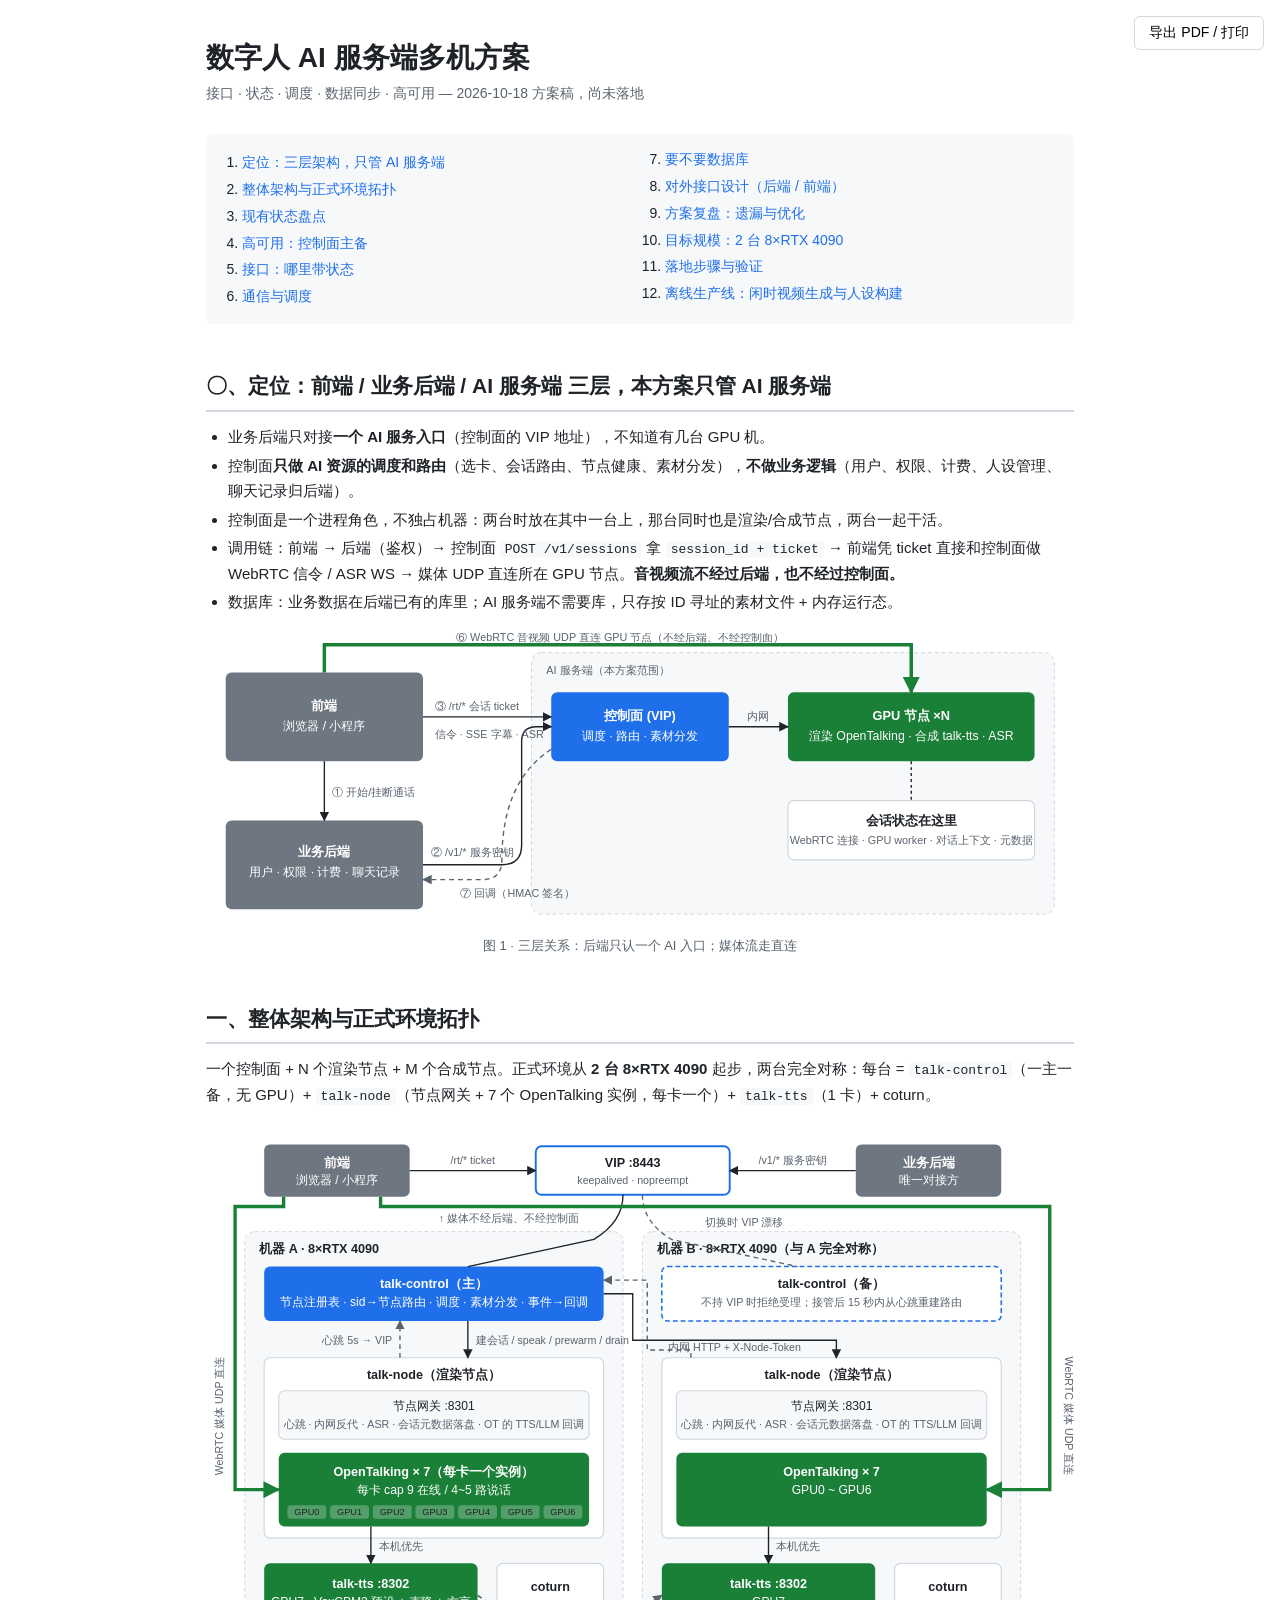
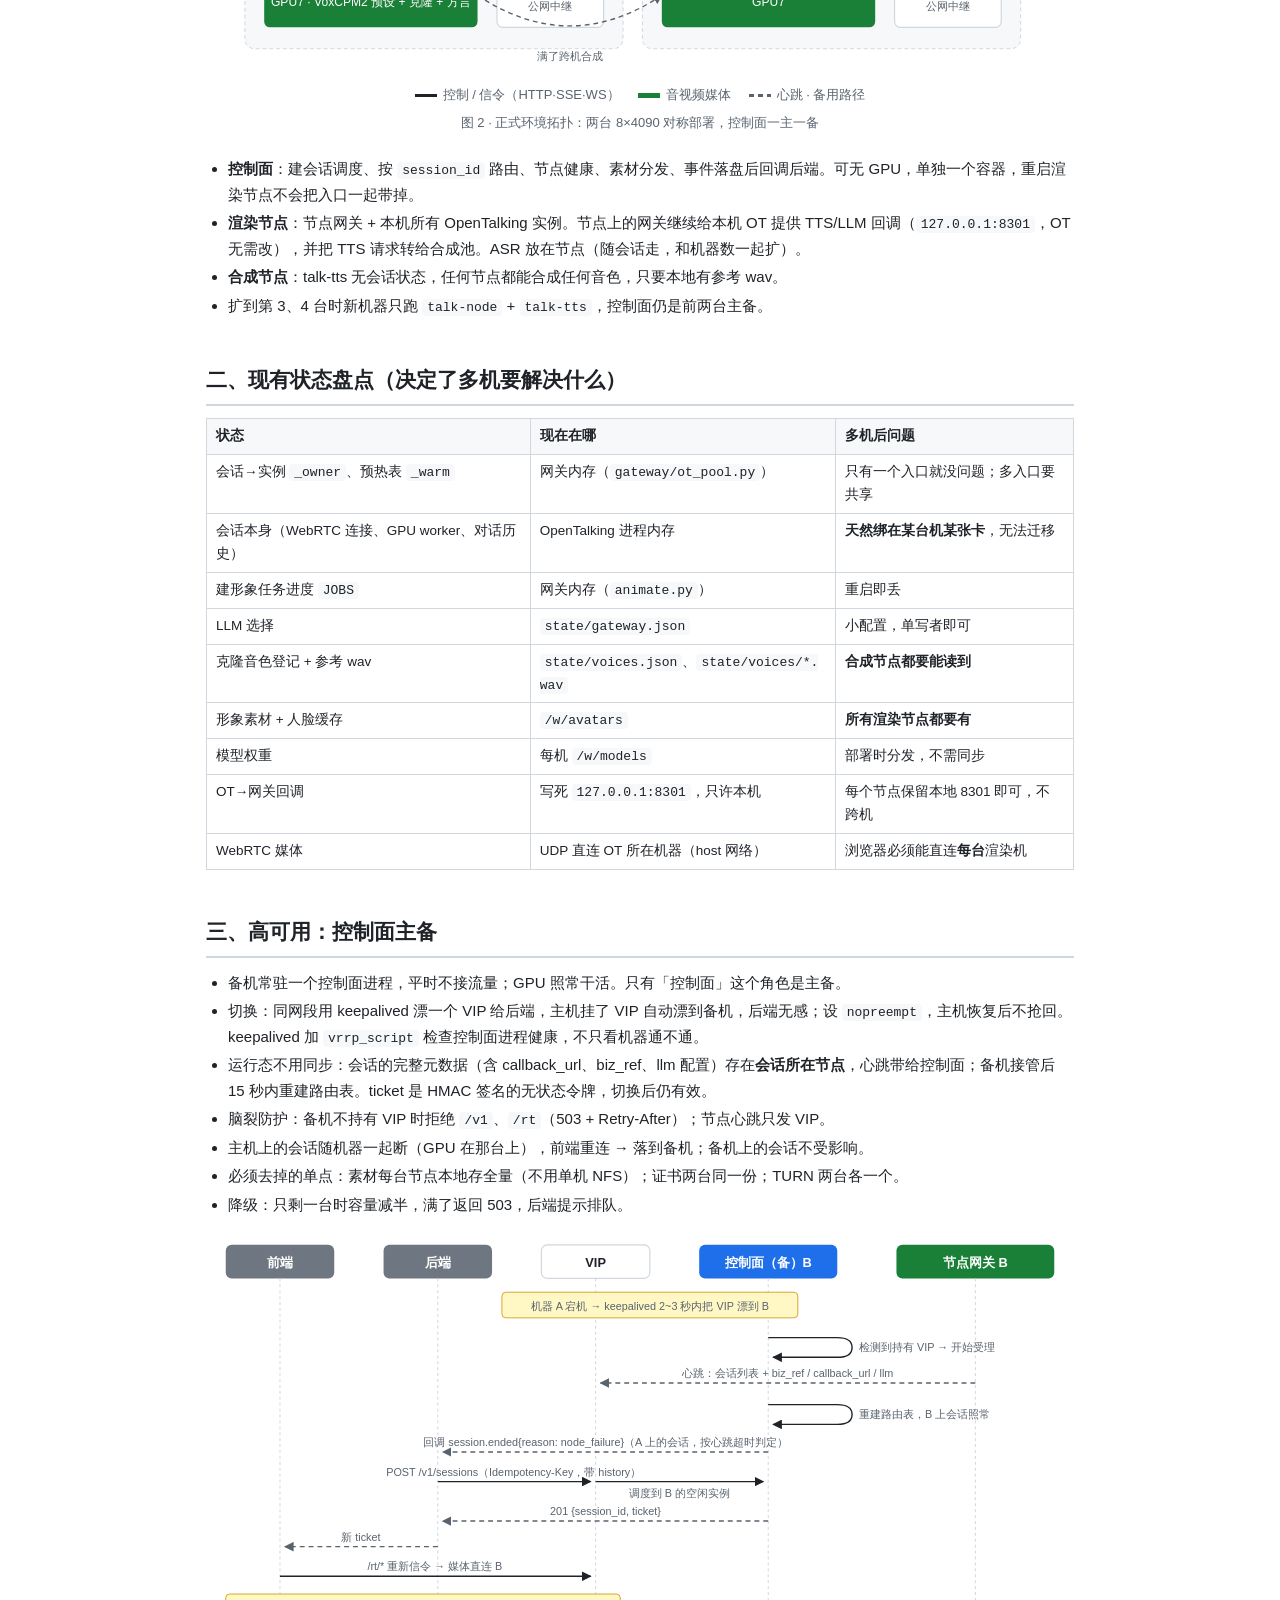
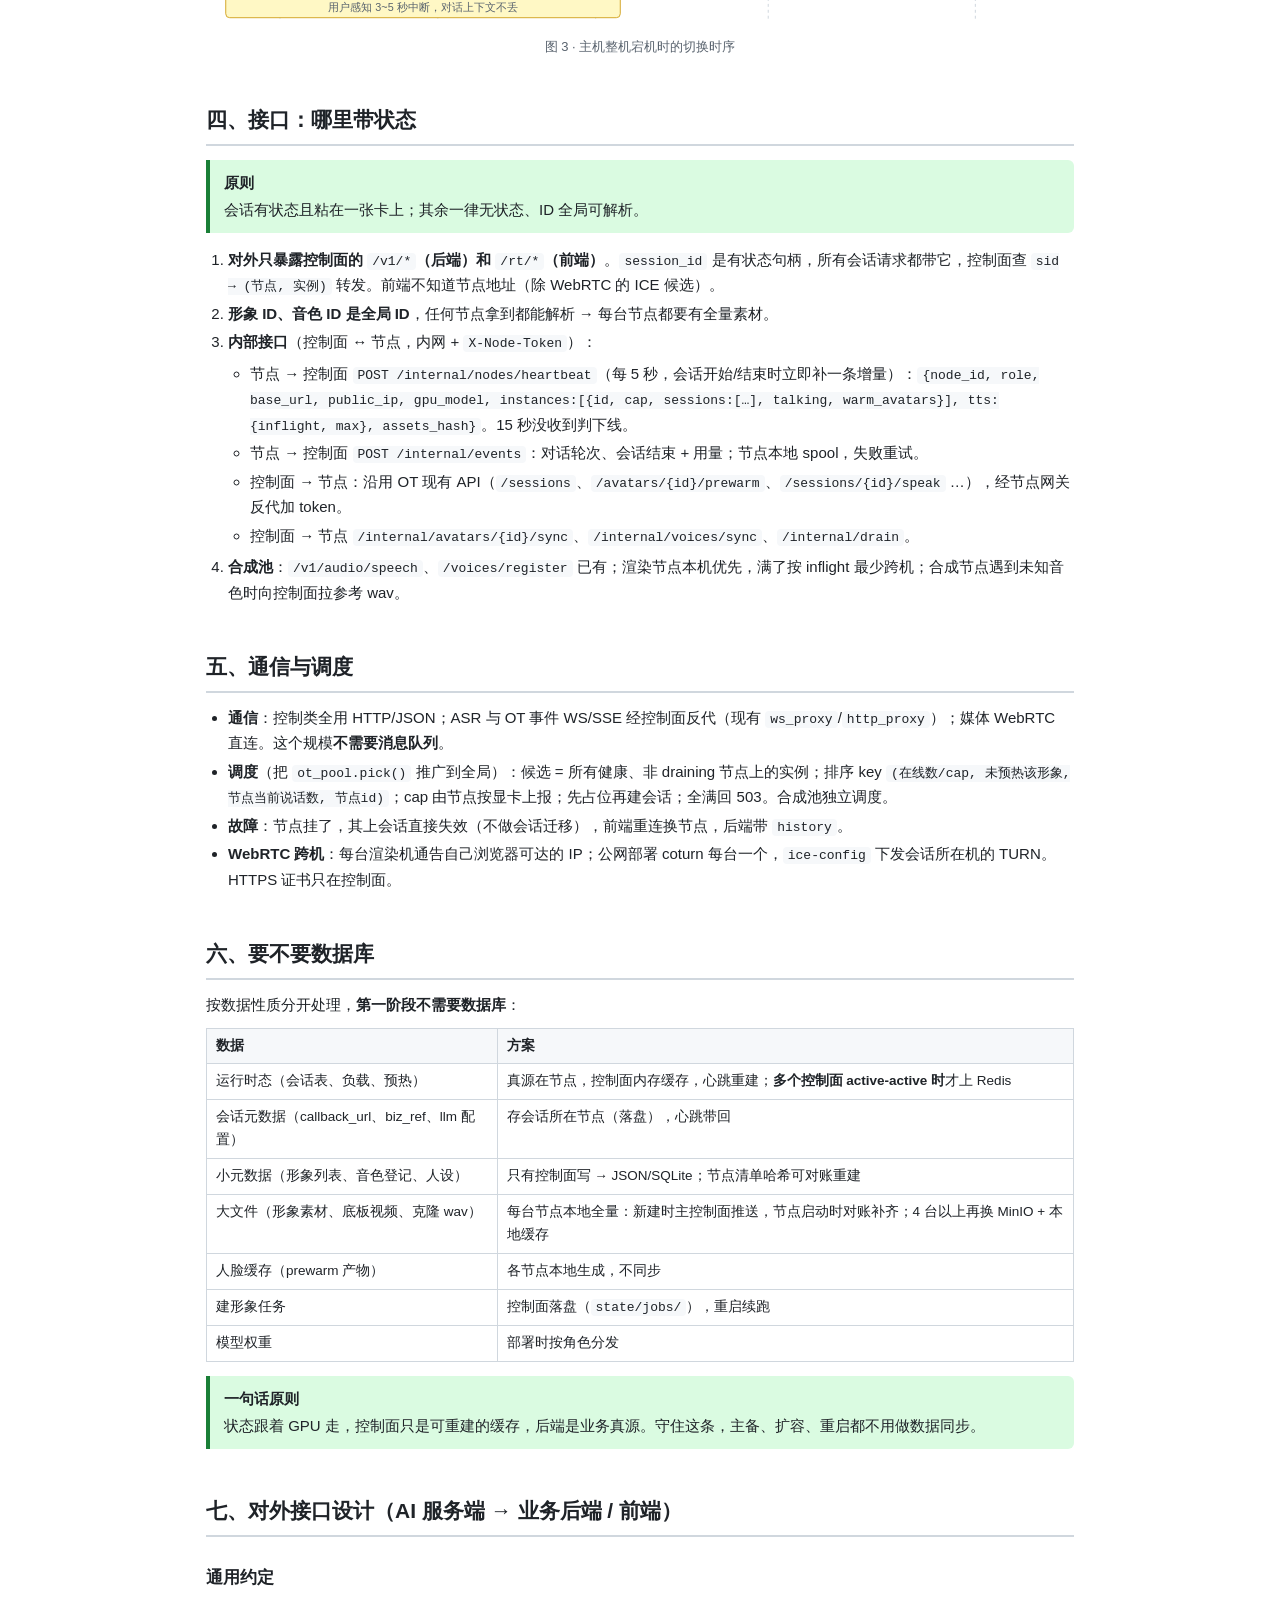
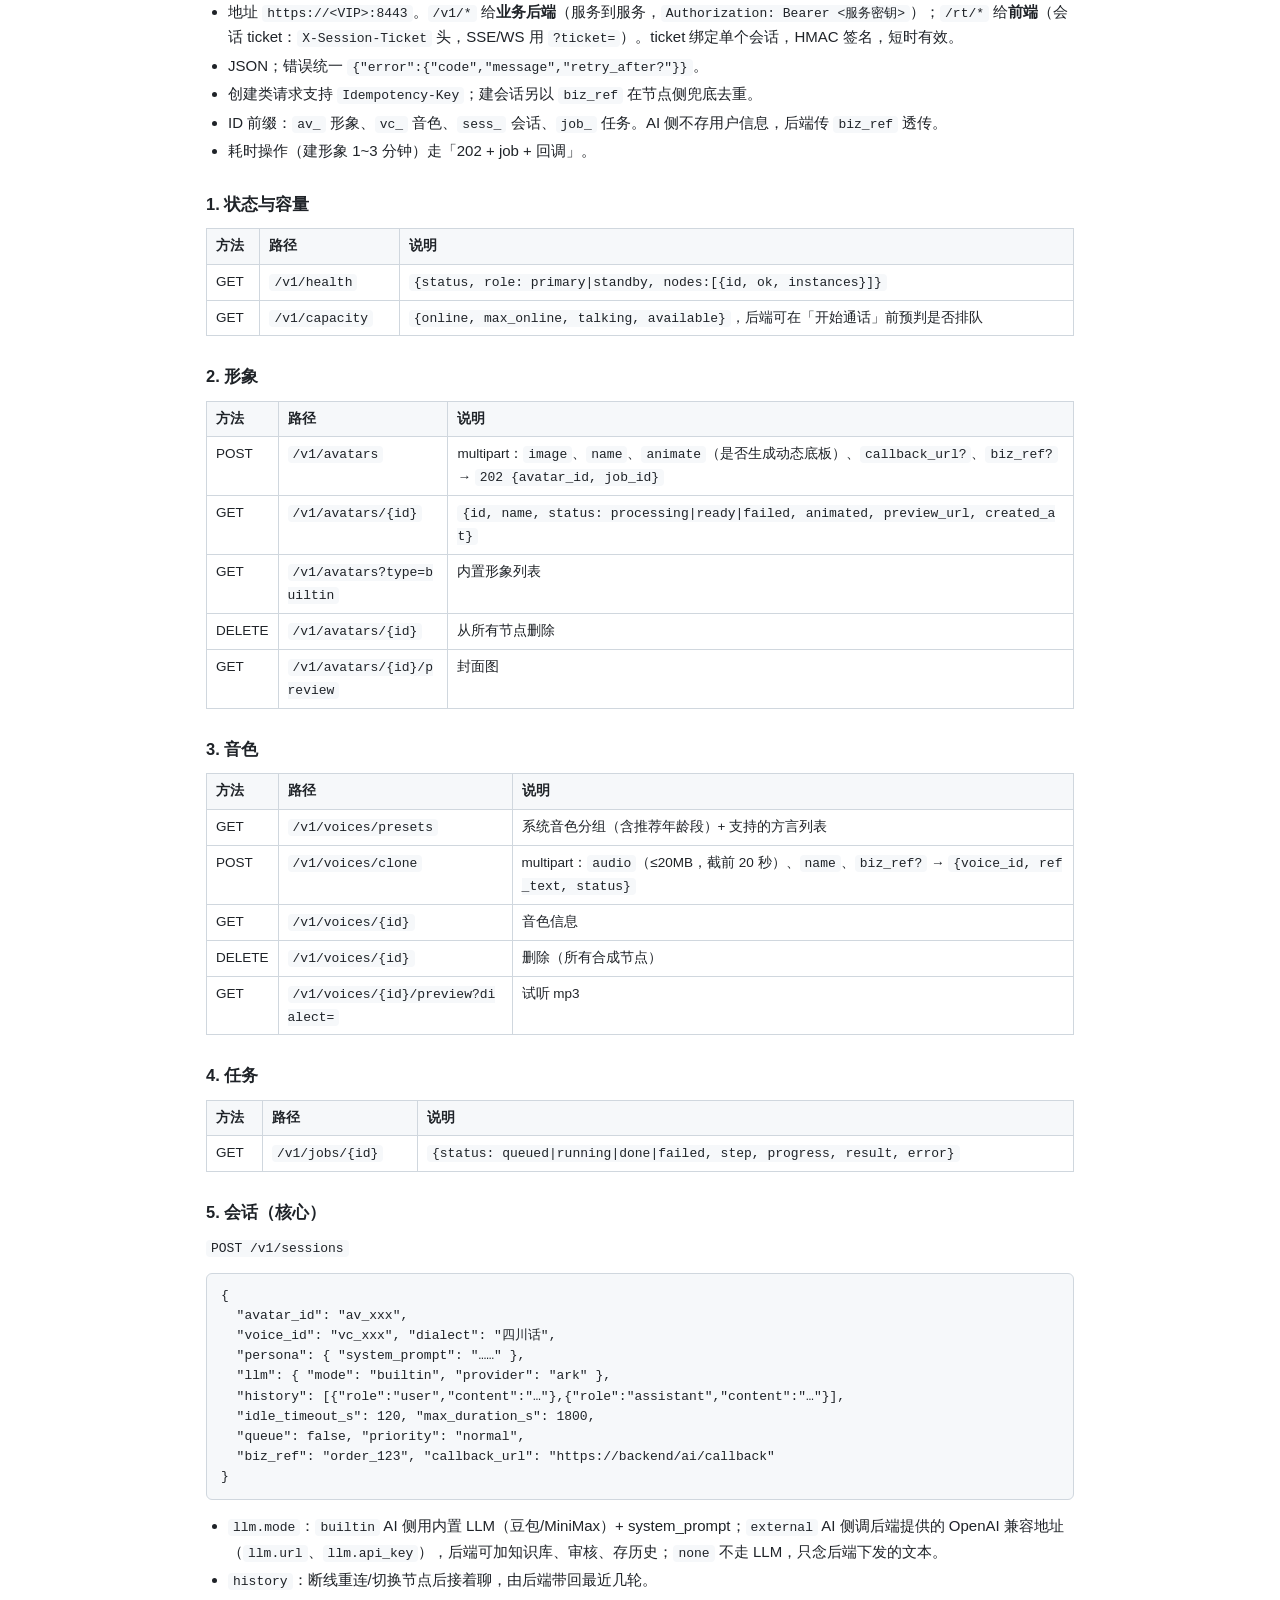
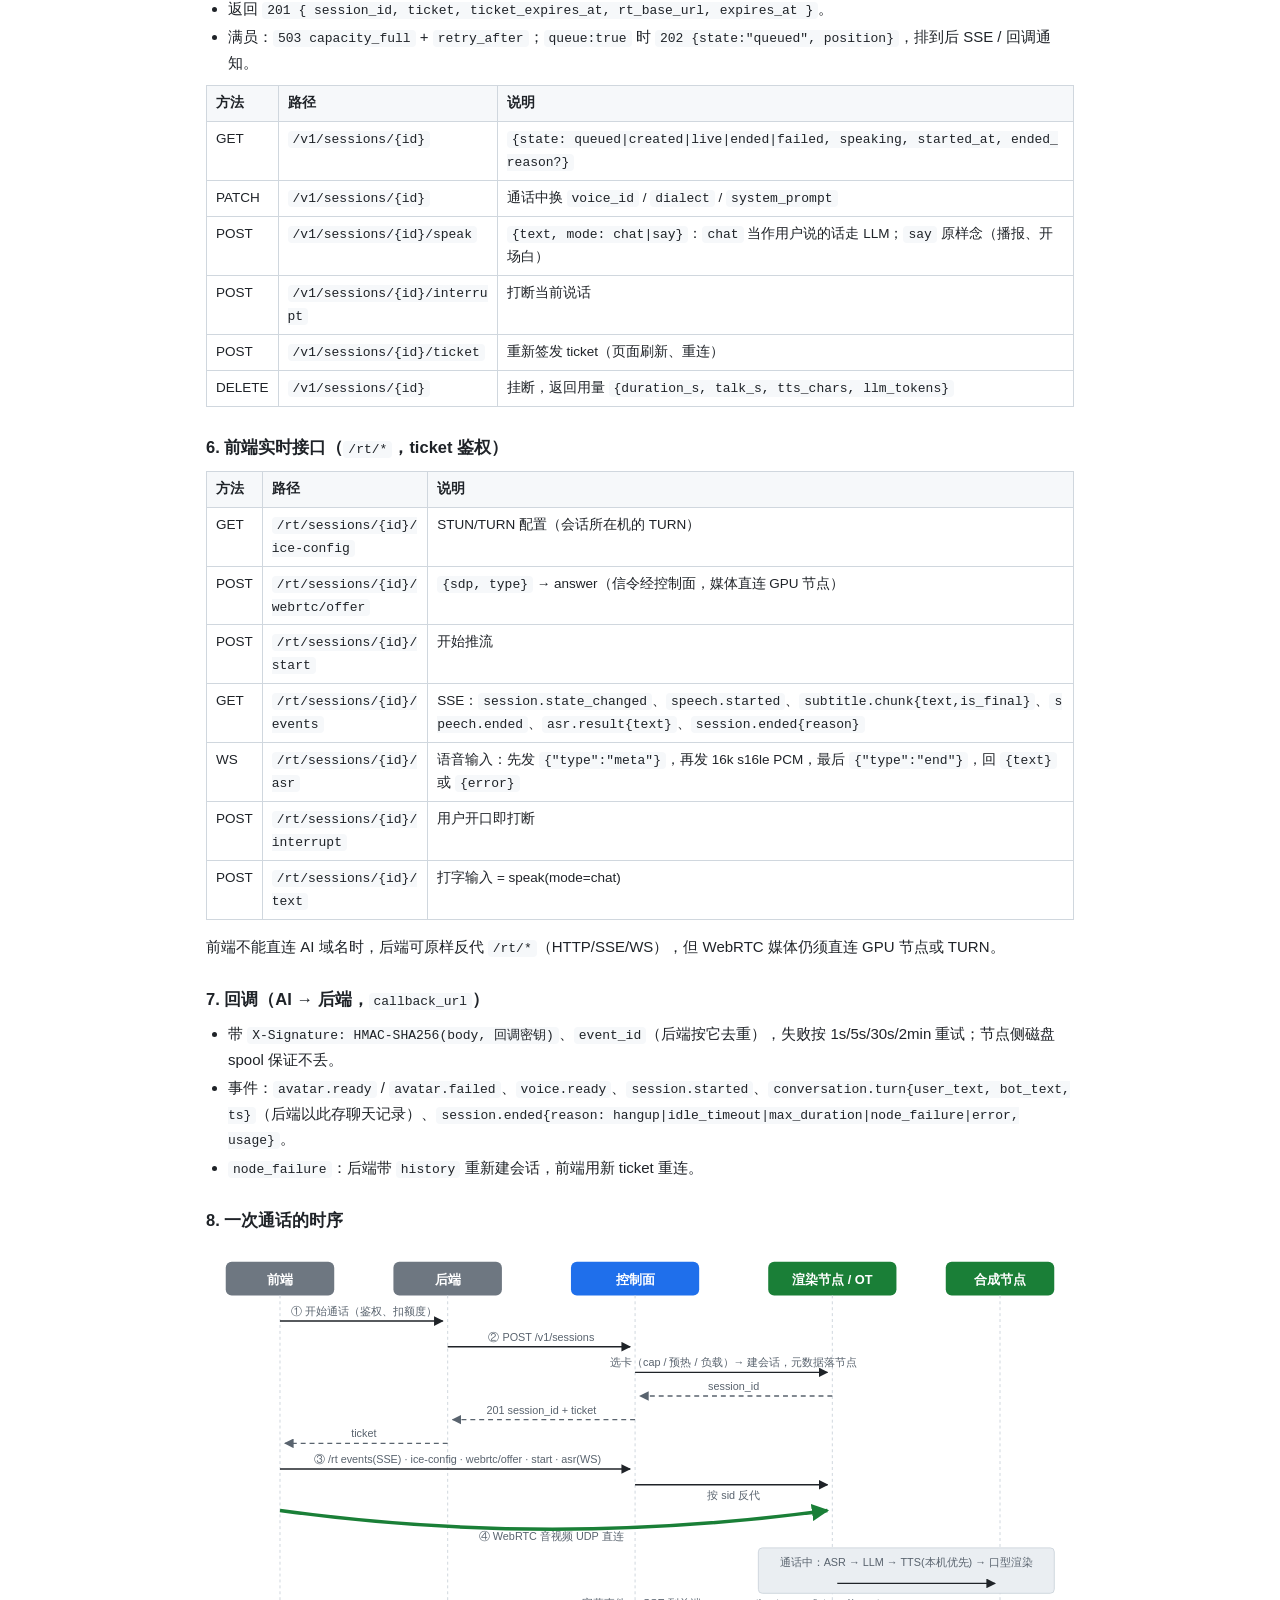
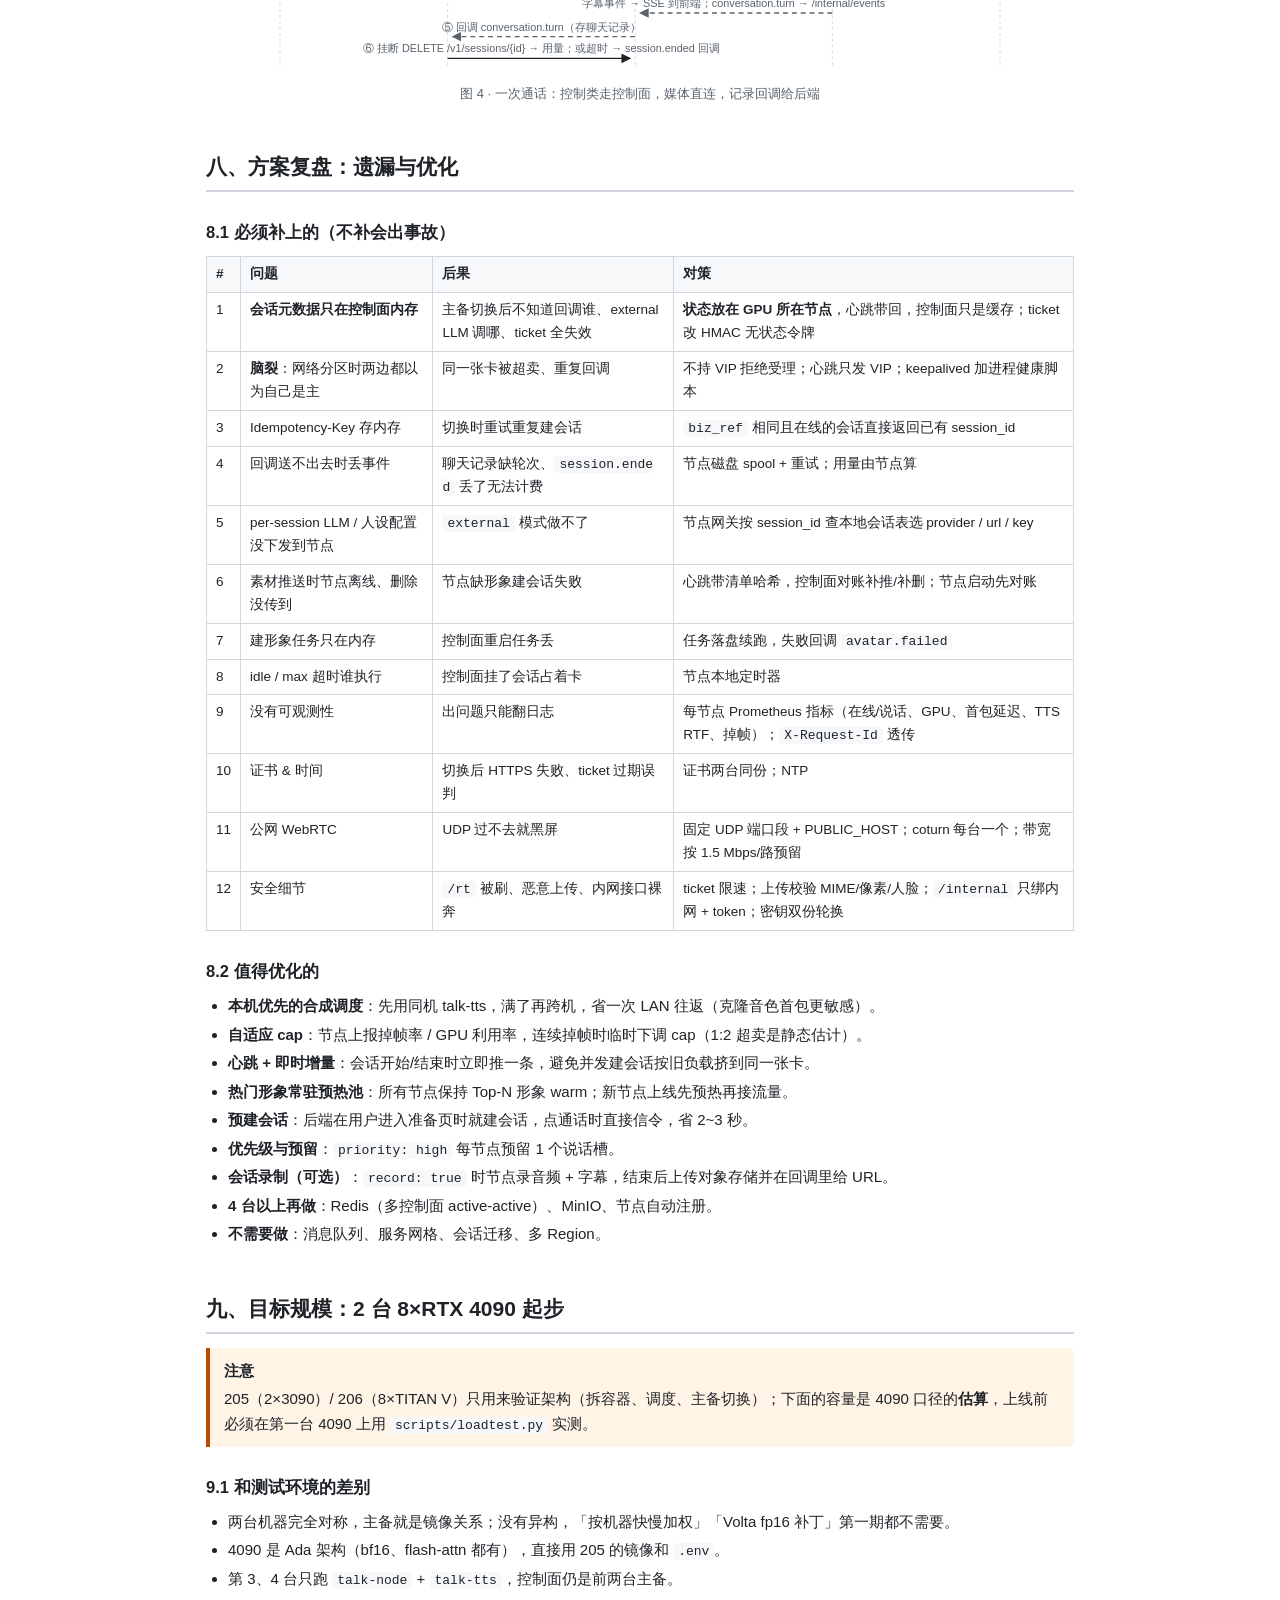
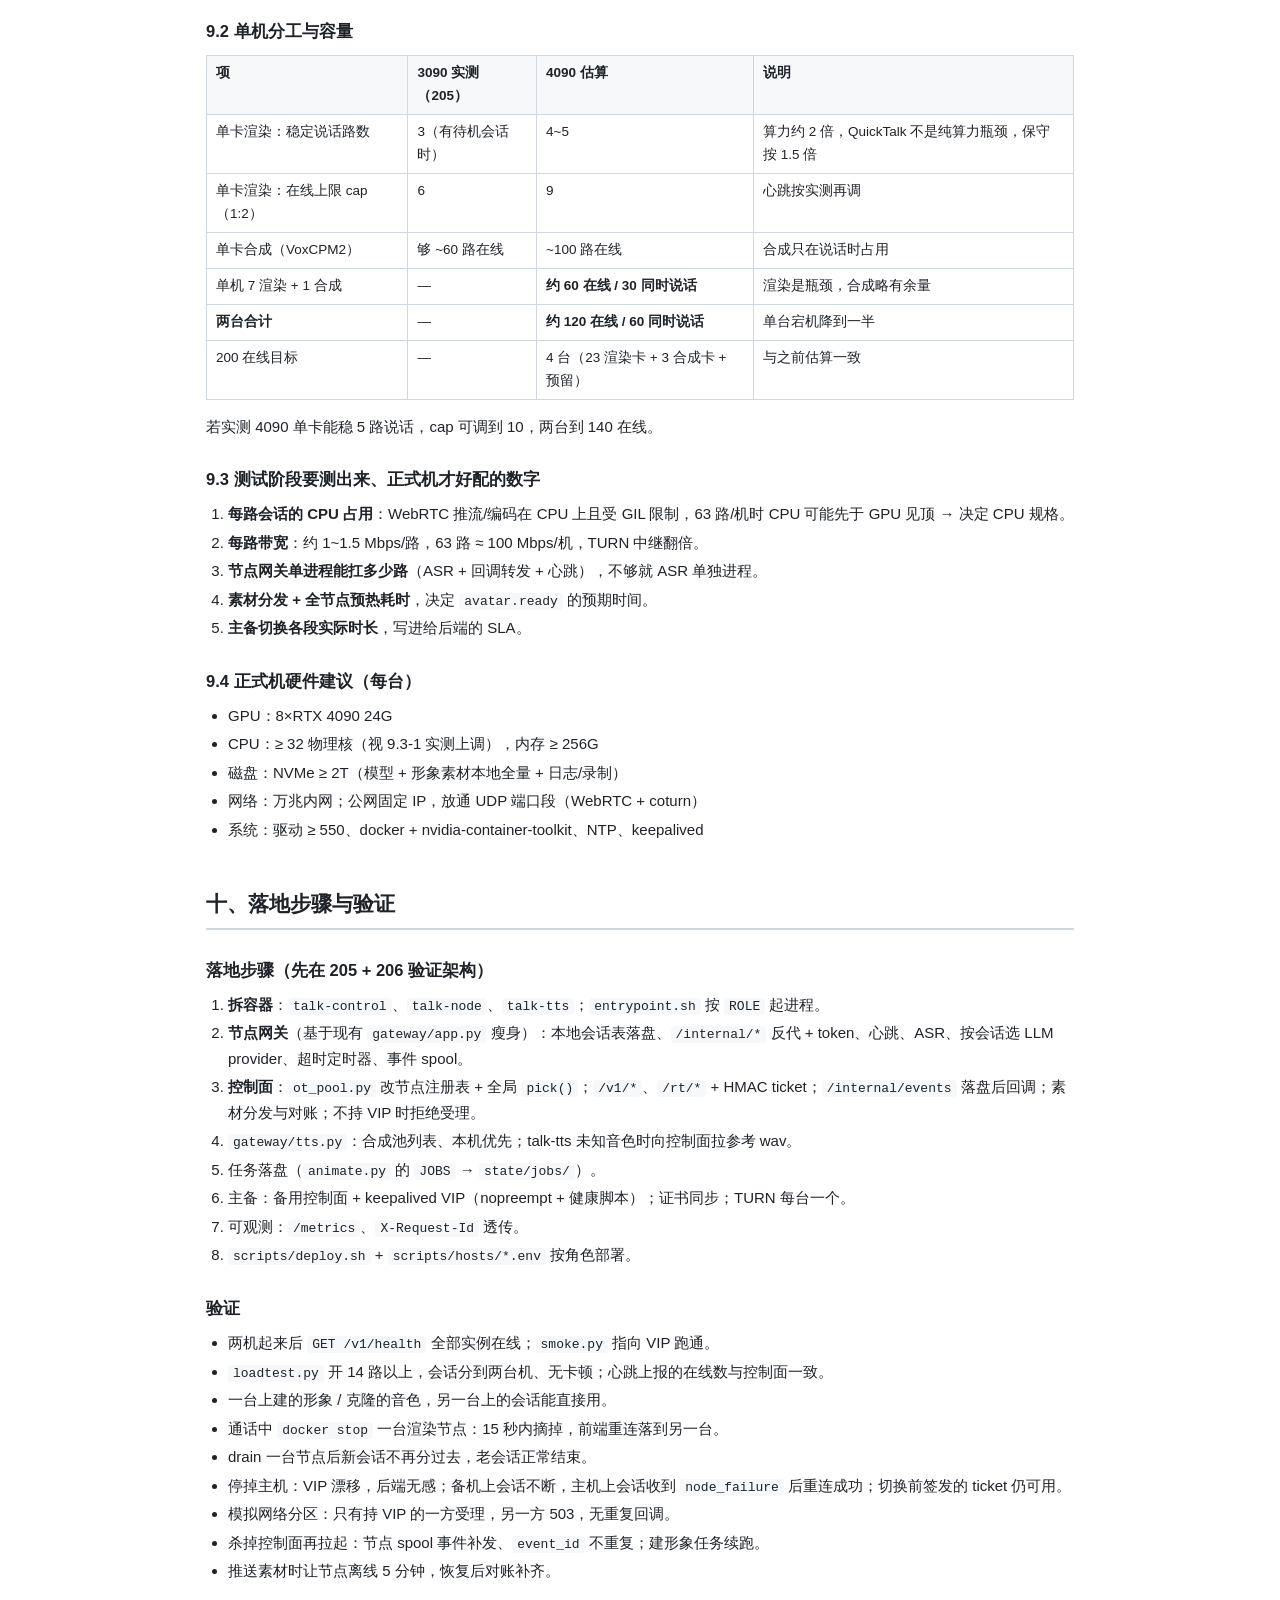
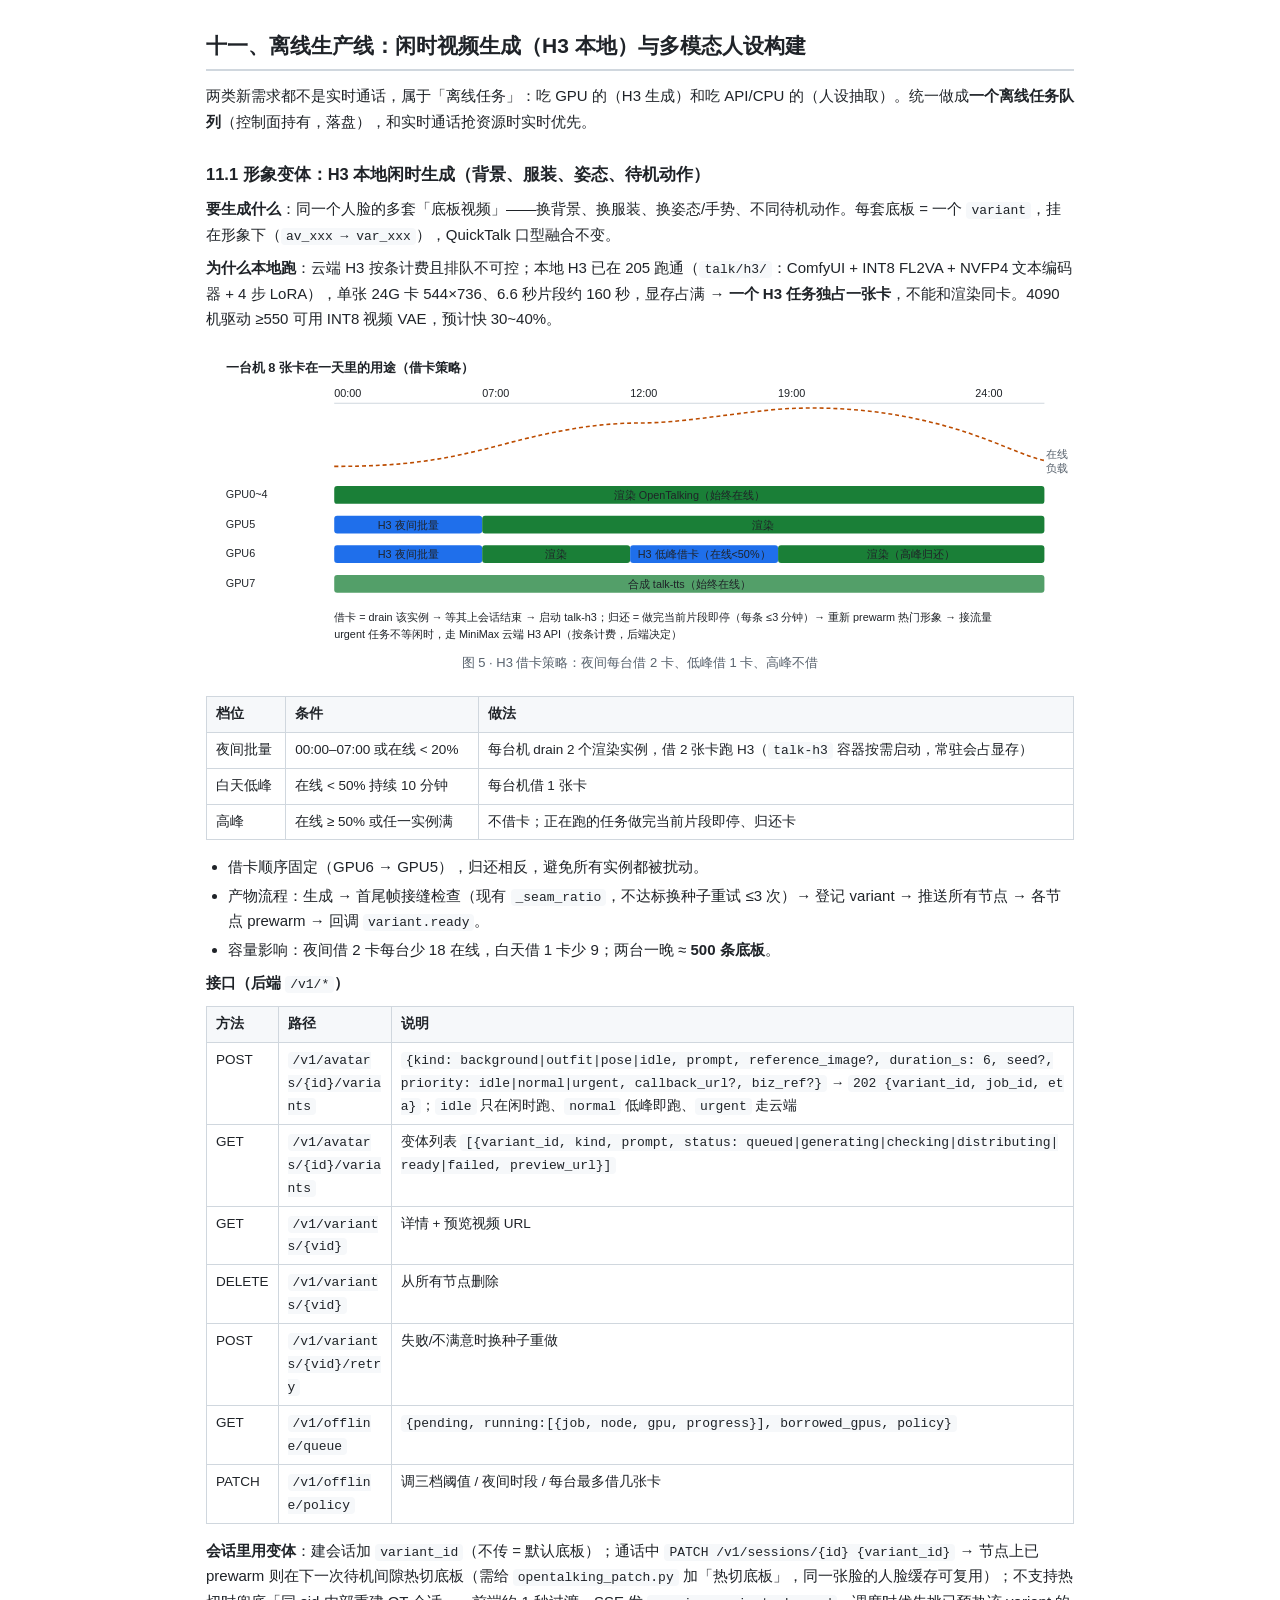
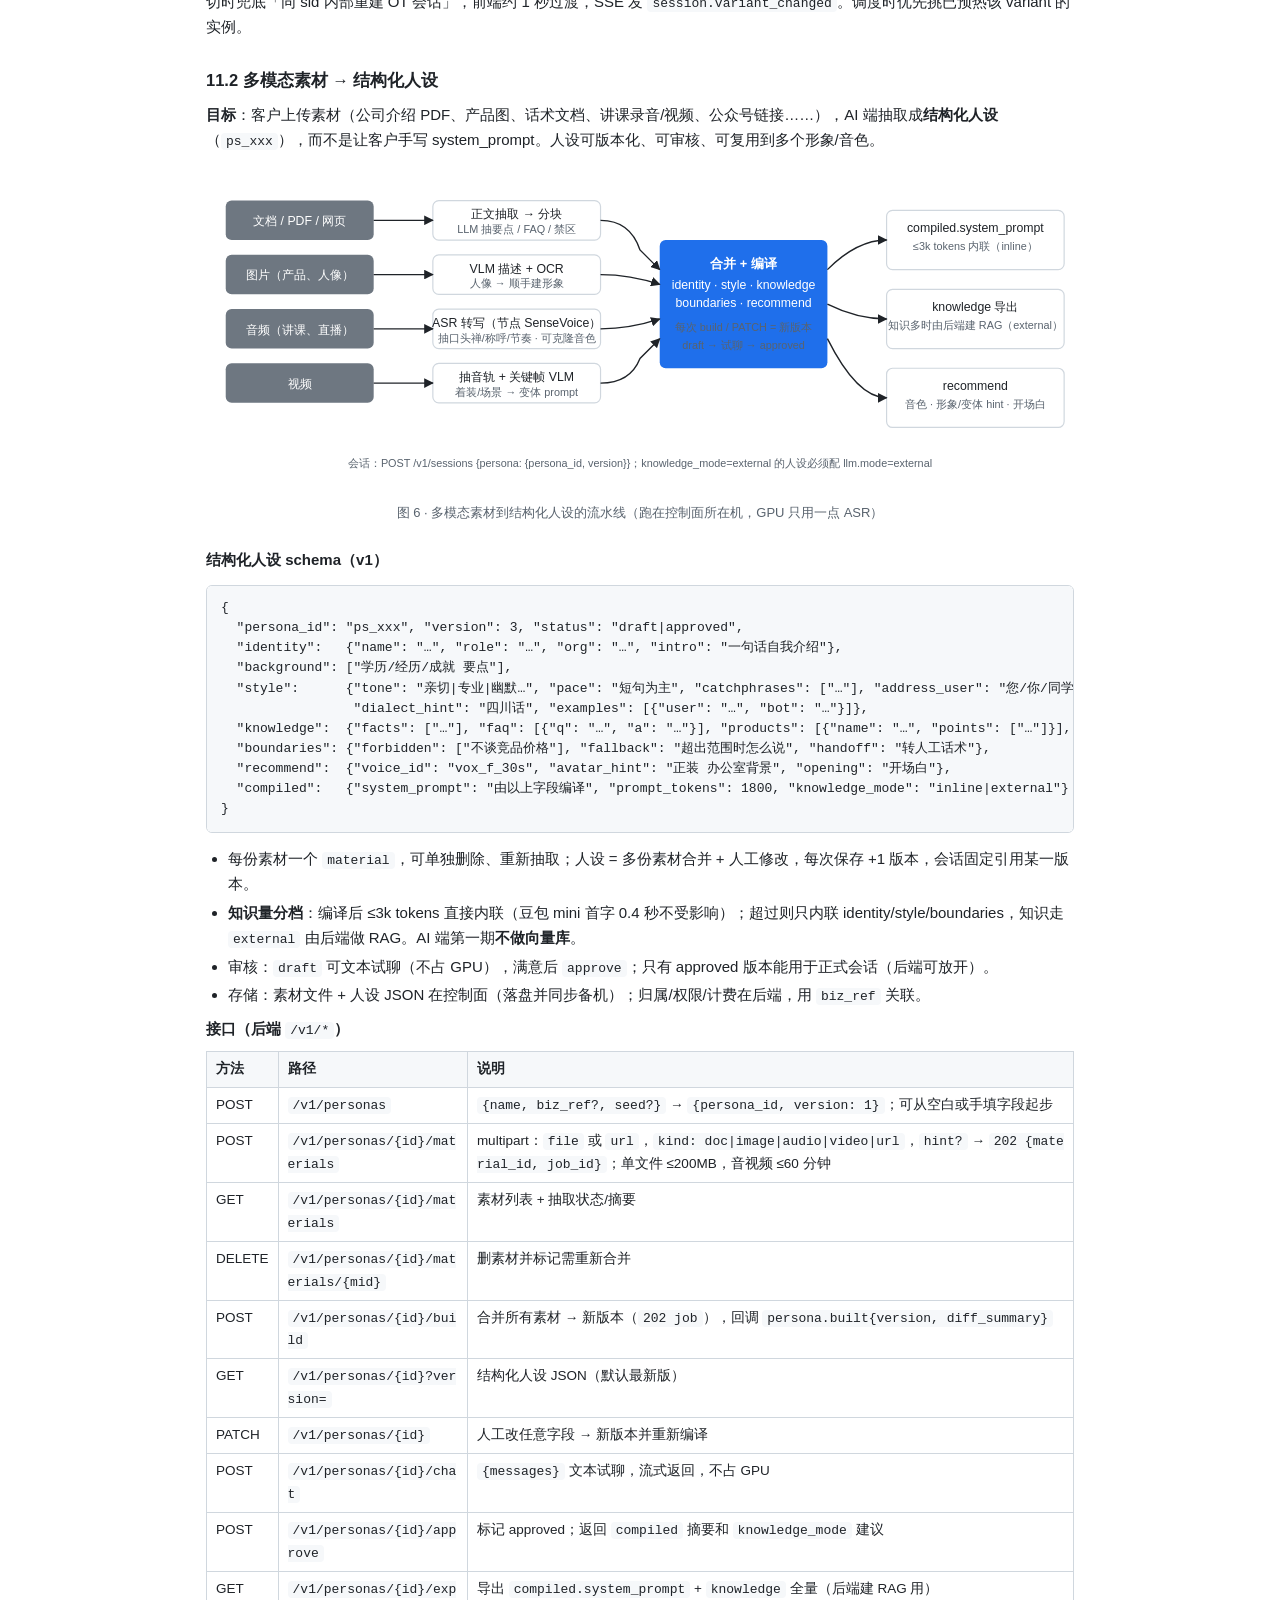
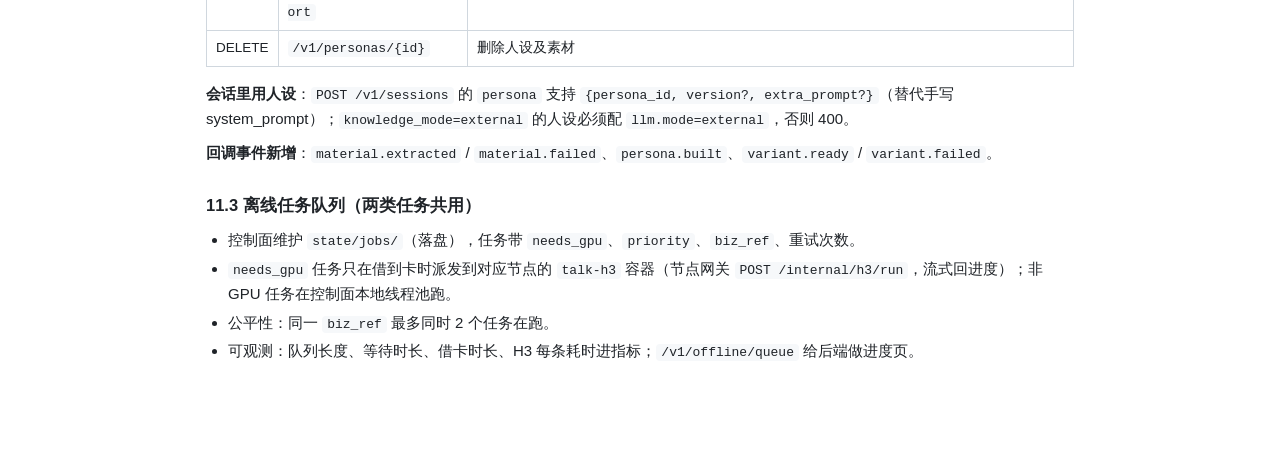
<file: docs/AI服务多机方案.html>
<!doctype html>
<html lang="zh-CN">
<head>
<meta charset="utf-8">
<meta name="viewport" content="width=device-width, initial-scale=1">
<title>数字人 AI 服务端多机方案</title>
<style>
  :root{
    --bg:#ffffff; --fg:#1f2328; --muted:#59636e; --line:#d0d7de; --soft:#f6f8fa;
    --ctl:#1f6feb; --gpu:#1a7f37; --ext:#6e7781; --warn:#bc4c00; --warn-bg:#fff4e5; --ok-bg:#dafbe1;
    --font:-apple-system,BlinkMacSystemFont,"Segoe UI","PingFang SC","Microsoft YaHei","Noto Sans CJK SC",sans-serif;
    --mono:ui-monospace,SFMono-Regular,Consolas,"Liberation Mono",monospace;
  }
  *{box-sizing:border-box}
  html,body{margin:0;background:var(--bg);color:var(--fg);font:15px/1.7 var(--font)}
  .page{max-width:900px;margin:0 auto;padding:40px 16px 80px}
  h1{font-size:28px;line-height:1.3;margin:0 0 6px}
  .sub{color:var(--muted);margin:0 0 28px;font-size:14px}
  h2{font-size:21px;margin:44px 0 12px;padding-bottom:6px;border-bottom:2px solid var(--line)}
  h3{font-size:16.5px;margin:26px 0 8px}
  p{margin:8px 0}
  ul,ol{padding-left:22px;margin:6px 0}
  li{margin:3px 0}
  code{font:13px var(--mono);background:var(--soft);padding:1px 5px;border-radius:4px}
  pre{background:var(--soft);border:1px solid var(--line);border-radius:6px;padding:12px 14px;overflow:auto;font:13px/1.55 var(--mono)}
  pre code{background:none;padding:0}
  table{border-collapse:collapse;width:100%;margin:10px 0 14px;font-size:13.5px}
  th,td{border:1px solid var(--line);padding:6px 9px;vertical-align:top;text-align:left}
  th{background:var(--soft);font-weight:600}
  td code{white-space:normal;word-break:break-all}
  .box{border-left:4px solid var(--ctl);background:var(--soft);padding:10px 14px;border-radius:0 6px 6px 0;margin:14px 0}
  .box.warn{border-color:var(--warn);background:var(--warn-bg)}
  .box.ok{border-color:var(--gpu);background:var(--ok-bg)}
  .box b:first-child{display:block;margin-bottom:2px}
  figure{margin:18px 0 22px;break-inside:avoid}
  figure svg{width:100%;height:auto;display:block}
  figcaption{color:var(--muted);font-size:13px;margin-top:6px;text-align:center}
  .toc{columns:2;column-gap:32px;font-size:14px;background:var(--soft);padding:14px 18px 14px 36px;border-radius:6px}
  .toc li{break-inside:avoid}
  a{color:var(--ctl);text-decoration:none}
  .tag{display:inline-block;font-size:12px;padding:0 7px;border-radius:10px;color:#fff;background:var(--ext);vertical-align:middle;margin-left:6px}
  .tag.ctl{background:var(--ctl)} .tag.gpu{background:var(--gpu)}
  .legend{display:flex;gap:18px;flex-wrap:wrap;font-size:13px;color:var(--muted);justify-content:center;margin-top:6px}
  .legend span::before{content:"";display:inline-block;width:22px;height:3px;vertical-align:middle;margin-right:6px;background:var(--fg)}
  .legend .media::before{height:5px;background:var(--gpu)}
  .legend .dash::before{background:repeating-linear-gradient(90deg,var(--muted) 0 5px,transparent 5px 9px)}
  .toolbar{position:fixed;right:16px;top:16px}
  .toolbar button{font:14px var(--font);padding:7px 14px;border:1px solid var(--line);border-radius:6px;background:#fff;cursor:pointer}
  /* SVG 通用 */
  svg text{font-family:var(--font);fill:var(--fg)}
  svg .t{font-size:12.5px} svg .s{font-size:11px;fill:var(--muted)} svg .b{font-weight:600;font-size:13px}
  svg .w{fill:#fff}
  svg .nd{fill:#fff;stroke:var(--line);stroke-width:1.2;rx:6}
  svg .ctl{fill:var(--ctl);stroke:none} svg .gpu{fill:var(--gpu);stroke:none} svg .ext{fill:var(--ext);stroke:none}
  svg .grp{fill:var(--soft);stroke:var(--line);stroke-dasharray:4 3;rx:10}
  svg .ln{stroke:var(--fg);stroke-width:1.4;fill:none;marker-end:url(#a)}
  svg .ln.dash{stroke:var(--muted);stroke-dasharray:5 4;marker-end:url(#ag)}
  svg .ln.media{stroke:var(--gpu);stroke-width:3.5;marker-end:url(#am)}
  svg .ln.none{marker-end:none}
  svg .life{stroke:var(--line);stroke-width:1;stroke-dasharray:3 3}
  svg .act{fill:#eaeef2;stroke:var(--line)}
  svg .note{fill:#fff8c5;stroke:#d4a72c}

  @media print{
    @page{size:A4;margin:16mm 14mm}
    html,body{font-size:12.5px}
    .page{max-width:none;padding:0}
    .toolbar{display:none}
    h2{break-before:page;margin-top:0}
    h2.first,h2.nobreak{break-before:auto}
    h3,figure,table,.box,pre{break-inside:avoid}
    tr{break-inside:avoid}
    a{color:inherit}
  }
</style>
</head>
<body>
<div class="toolbar"><button onclick="window.print()">导出 PDF / 打印</button></div>
<div class="page">

<h1>数字人 AI 服务端多机方案</h1>
<p class="sub">接口 · 状态 · 调度 · 数据同步 · 高可用 — 2026-10-18 方案稿，尚未落地</p>

<ol class="toc">
  <li><a href="#s0">定位：三层架构，只管 AI 服务端</a></li>
  <li><a href="#s1">整体架构与正式环境拓扑</a></li>
  <li><a href="#s2">现有状态盘点</a></li>
  <li><a href="#s3">高可用：控制面主备</a></li>
  <li><a href="#s4">接口：哪里带状态</a></li>
  <li><a href="#s5">通信与调度</a></li>
  <li><a href="#s6">要不要数据库</a></li>
  <li><a href="#s7">对外接口设计（后端 / 前端）</a></li>
  <li><a href="#s8">方案复盘：遗漏与优化</a></li>
  <li><a href="#s9">目标规模：2 台 8×RTX 4090</a></li>
  <li><a href="#s10">落地步骤与验证</a></li>
  <li><a href="#s11">离线生产线：闲时视频生成与人设构建</a></li>
</ol>

<!-- ============ 0 ============ -->
<h2 id="s0" class="first">〇、定位：前端 / 业务后端 / AI 服务端 三层，本方案只管 AI 服务端</h2>
<ul>
  <li>业务后端只对接<b>一个 AI 服务入口</b>（控制面的 VIP 地址），不知道有几台 GPU 机。</li>
  <li>控制面<b>只做 AI 资源的调度和路由</b>（选卡、会话路由、节点健康、素材分发），<b>不做业务逻辑</b>（用户、权限、计费、人设管理、聊天记录归后端）。</li>
  <li>控制面是一个进程角色，不独占机器：两台时放在其中一台上，那台同时也是渲染/合成节点，两台一起干活。</li>
  <li>调用链：前端 → 后端（鉴权）→ 控制面 <code>POST /v1/sessions</code> 拿 <code>session_id + ticket</code> → 前端凭 ticket 直接和控制面做 WebRTC 信令 / ASR WS → 媒体 UDP 直连所在 GPU 节点。<b>音视频流不经过后端，也不经过控制面。</b></li>
  <li>数据库：业务数据在后端已有的库里；AI 服务端不需要库，只存按 ID 寻址的素材文件 + 内存运行态。</li>
</ul>

<figure>
<svg viewBox="0 0 880 300" xmlns="http://www.w3.org/2000/svg">
  <defs>
    <marker id="a" viewBox="0 0 10 10" refX="9" refY="5" markerWidth="7" markerHeight="7" orient="auto-start-reverse"><path d="M0 0L10 5L0 10z" fill="#1f2328"/></marker>
    <marker id="ag" viewBox="0 0 10 10" refX="9" refY="5" markerWidth="7" markerHeight="7" orient="auto-start-reverse"><path d="M0 0L10 5L0 10z" fill="#59636e"/></marker>
    <marker id="am" viewBox="0 0 10 10" refX="9" refY="5" markerWidth="5" markerHeight="5" orient="auto-start-reverse"><path d="M0 0L10 5L0 10z" fill="#1a7f37"/></marker>
  </defs>
  <!-- 三层 -->
  <rect x="20" y="40" width="200" height="90" class="nd ext"/>
  <text x="120" y="78" text-anchor="middle" class="b w">前端</text>
  <text x="120" y="98" text-anchor="middle" class="t w">浏览器 / 小程序</text>

  <rect x="20" y="190" width="200" height="90" class="nd ext"/>
  <text x="120" y="226" text-anchor="middle" class="b w">业务后端</text>
  <text x="120" y="246" text-anchor="middle" class="t w">用户 · 权限 · 计费 · 聊天记录</text>

  <rect x="330" y="20" width="530" height="265" class="grp"/>
  <text x="345" y="42" class="s">AI 服务端（本方案范围）</text>

  <rect x="350" y="60" width="180" height="70" class="nd ctl"/>
  <text x="440" y="88" text-anchor="middle" class="b w">控制面 (VIP)</text>
  <text x="440" y="108" text-anchor="middle" class="t w">调度 · 路由 · 素材分发</text>

  <rect x="590" y="60" width="250" height="70" class="nd gpu"/>
  <text x="715" y="88" text-anchor="middle" class="b w">GPU 节点 ×N</text>
  <text x="715" y="108" text-anchor="middle" class="t w">渲染 OpenTalking · 合成 talk-tts · ASR</text>

  <rect x="590" y="170" width="250" height="60" class="nd"/>
  <text x="715" y="195" text-anchor="middle" class="b">会话状态在这里</text>
  <text x="715" y="214" text-anchor="middle" class="s">WebRTC 连接 · GPU worker · 对话上下文 · 元数据</text>
  <line x1="715" y1="130" x2="715" y2="170" class="ln none" stroke-dasharray="3 3"/>

  <!-- 流 -->
  <path d="M120 130V190" class="ln"/>
  <text x="128" y="165" class="s">① 开始/挂断通话</text>
  <path d="M220 235H300Q320 235 320 215V110Q320 95 335 95H350" class="ln"/>
  <text x="228" y="226" class="s">② /v1/* 服务密钥</text>
  <path d="M220 85H350" class="ln"/>
  <text x="232" y="78" class="s">③ /rt/* 会话 ticket</text>
  <text x="232" y="106" class="s">信令 · SSE 字幕 · ASR</text>
  <path d="M530 95H590" class="ln"/>
  <text x="560" y="88" text-anchor="middle" class="s">内网</text>
  <path d="M350 118Q300 150 300 230Q300 250 280 250H220" class="ln dash"/>
  <text x="258" y="268" class="s">⑦ 回调（HMAC 签名）</text>
  <path d="M120 40V12H715V60" class="ln media" />
  <text x="420" y="8" text-anchor="middle" class="s" fill="#1a7f37">⑥ WebRTC 音视频 UDP 直连 GPU 节点（不经后端、不经控制面）</text>
</svg>
<figcaption>图 1 · 三层关系：后端只认一个 AI 入口；媒体流走直连</figcaption>
</figure>

<!-- ============ 1 ============ -->
<h2 id="s1">一、整体架构与正式环境拓扑</h2>
<p>一个控制面 + N 个渲染节点 + M 个合成节点。正式环境从 <b>2 台 8×RTX 4090</b> 起步，两台完全对称：每台 = <code>talk-control</code>（一主一备，无 GPU）+ <code>talk-node</code>（节点网关 + 7 个 OpenTalking 实例，每卡一个）+ <code>talk-tts</code>（1 卡）+ coturn。</p>

<figure>
<svg viewBox="0 0 895 570" xmlns="http://www.w3.org/2000/svg">
  <!-- 外部 -->
  <rect x="60" y="20" width="150" height="54" class="nd ext"/>
  <text x="135" y="43" text-anchor="middle" class="b w">前端</text>
  <text x="135" y="61" text-anchor="middle" class="t w">浏览器 / 小程序</text>
  <rect x="670" y="20" width="150" height="54" class="nd ext"/>
  <text x="745" y="43" text-anchor="middle" class="b w">业务后端</text>
  <text x="745" y="61" text-anchor="middle" class="t w">唯一对接方</text>
  <rect x="340" y="22" width="200" height="50" rx="25" class="nd" style="stroke:#1f6feb;stroke-width:2"/>
  <text x="440" y="43" text-anchor="middle" class="b">VIP :8443</text>
  <text x="440" y="61" text-anchor="middle" class="s">keepalived · nopreempt</text>
  <path d="M210 47H340" class="ln"/><text x="275" y="40" text-anchor="middle" class="s">/rt/* ticket</text>
  <path d="M670 47H540" class="ln"/><text x="605" y="40" text-anchor="middle" class="s">/v1/* 服务密钥</text>

  <!-- 机器 A -->
  <rect x="40" y="110" width="390" height="430" class="grp"/>
  <text x="55" y="132" class="b">机器 A · 8×RTX 4090</text>
  <rect x="60" y="146" width="350" height="56" class="nd ctl"/>
  <text x="235" y="168" text-anchor="middle" class="b w">talk-control（主）</text>
  <text x="235" y="187" text-anchor="middle" class="t w">节点注册表 · sid→节点路由 · 调度 · 素材分发 · 事件→回调</text>
  <rect x="60" y="240" width="350" height="186" class="nd"/>
  <text x="235" y="262" text-anchor="middle" class="b">talk-node（渲染节点）</text>
  <rect x="75" y="274" width="320" height="50" class="nd" style="fill:#f6f8fa"/>
  <text x="235" y="294" text-anchor="middle" class="t">节点网关 :8301</text>
  <text x="235" y="312" text-anchor="middle" class="s">心跳 · 内网反代 · ASR · 会话元数据落盘 · OT 的 TTS/LLM 回调</text>
  <rect x="75" y="338" width="320" height="76" class="nd gpu"/>
  <text x="235" y="362" text-anchor="middle" class="b w">OpenTalking × 7（每卡一个实例）</text>
  <text x="235" y="380" text-anchor="middle" class="t w">每卡 cap 9 在线 / 4~5 路说话</text>
  <g class="s" fill="#fff" style="font-size:9.5px">
    <rect x="84" y="392" width="40" height="14" rx="3" fill="#fff" opacity=".25"/><text x="104" y="402" text-anchor="middle" fill="#fff">GPU0</text>
    <rect x="128" y="392" width="40" height="14" rx="3" fill="#fff" opacity=".25"/><text x="148" y="402" text-anchor="middle" fill="#fff">GPU1</text>
    <rect x="172" y="392" width="40" height="14" rx="3" fill="#fff" opacity=".25"/><text x="192" y="402" text-anchor="middle" fill="#fff">GPU2</text>
    <rect x="216" y="392" width="40" height="14" rx="3" fill="#fff" opacity=".25"/><text x="236" y="402" text-anchor="middle" fill="#fff">GPU3</text>
    <rect x="260" y="392" width="40" height="14" rx="3" fill="#fff" opacity=".25"/><text x="280" y="402" text-anchor="middle" fill="#fff">GPU4</text>
    <rect x="304" y="392" width="40" height="14" rx="3" fill="#fff" opacity=".25"/><text x="324" y="402" text-anchor="middle" fill="#fff">GPU5</text>
    <rect x="348" y="392" width="40" height="14" rx="3" fill="#fff" opacity=".25"/><text x="368" y="402" text-anchor="middle" fill="#fff">GPU6</text>
  </g>
  <rect x="60" y="452" width="220" height="66" class="nd gpu"/>
  <text x="170" y="477" text-anchor="middle" class="b w">talk-tts :8302</text>
  <text x="170" y="496" text-anchor="middle" class="t w">GPU7 · VoxCPM2 预设 + 克隆 + 方言</text>
  <rect x="300" y="452" width="110" height="66" class="nd"/>
  <text x="355" y="481" text-anchor="middle" class="b">coturn</text>
  <text x="355" y="500" text-anchor="middle" class="s">公网中继</text>

  <!-- 机器 B -->
  <rect x="450" y="110" width="390" height="430" class="grp"/>
  <text x="465" y="132" class="b">机器 B · 8×RTX 4090（与 A 完全对称）</text>
  <rect x="470" y="146" width="350" height="56" class="nd" style="stroke:#1f6feb;stroke-width:1.6;stroke-dasharray:5 3"/>
  <text x="645" y="168" text-anchor="middle" class="b" fill="#1f6feb">talk-control（备）</text>
  <text x="645" y="187" text-anchor="middle" class="s">不持 VIP 时拒绝受理；接管后 15 秒内从心跳重建路由</text>
  <rect x="470" y="240" width="350" height="186" class="nd"/>
  <text x="645" y="262" text-anchor="middle" class="b">talk-node（渲染节点）</text>
  <rect x="485" y="274" width="320" height="50" class="nd" style="fill:#f6f8fa"/>
  <text x="645" y="294" text-anchor="middle" class="t">节点网关 :8301</text>
  <text x="645" y="312" text-anchor="middle" class="s">心跳 · 内网反代 · ASR · 会话元数据落盘 · OT 的 TTS/LLM 回调</text>
  <rect x="485" y="338" width="320" height="76" class="nd gpu"/>
  <text x="645" y="362" text-anchor="middle" class="b w">OpenTalking × 7</text>
  <text x="645" y="380" text-anchor="middle" class="t w">GPU0 ~ GPU6</text>
  <rect x="470" y="452" width="220" height="66" class="nd gpu"/>
  <text x="580" y="477" text-anchor="middle" class="b w">talk-tts :8302</text>
  <text x="580" y="496" text-anchor="middle" class="t w">GPU7</text>
  <rect x="710" y="452" width="110" height="66" class="nd"/>
  <text x="765" y="481" text-anchor="middle" class="b">coturn</text>
  <text x="765" y="500" text-anchor="middle" class="s">公网中继</text>

  <!-- VIP → 控制面 -->
  <path d="M430 72Q430 100 400 118L270 146" class="ln none" stroke="#1f6feb" stroke-width="2.2"/>
  <path d="M450 72Q450 100 480 118L610 146" class="ln dash none"/>
  <text x="515" y="104" class="s">切换时 VIP 漂移</text>
  <!-- 控制面 → 节点 -->
  <path d="M270 202V240" class="ln"/>
  <text x="278" y="226" class="s">建会话 / speak / prewarm / drain</text>
  <path d="M410 174H440V222H650V240" class="ln"/>
  <text x="545" y="233" text-anchor="middle" class="s">内网 HTTP + X-Node-Token</text>
  <!-- 心跳 -->
  <path d="M200 240V202" class="ln dash"/>
  <text x="192" y="226" text-anchor="end" class="s">心跳 5s → VIP</text>
  <path d="M520 240Q460 232 440 174Q436 160 410 160" class="ln dash" style="display:none"/>
  <path d="M500 240V232H455V160H410" class="ln dash"/>
  <!-- 合成 -->
  <path d="M170 414V452" class="ln"/><text x="178" y="438" class="s">本机优先</text>
  <path d="M580 414V452" class="ln"/><text x="588" y="438" class="s">本机优先</text>
  <path d="M280 485Q375 548 470 485" class="ln dash"/><text x="375" y="552" text-anchor="middle" class="s">满了跨机合成</text>
  <!-- 媒体：前端 → OT（A 走左边距，B 走右边距） -->
  <path d="M80 74V84H30V376H75" class="ln media"/>
  <text x="18" y="300" text-anchor="middle" class="s" fill="#1a7f37" transform="rotate(-90 18 300)">WebRTC 媒体 UDP 直连</text>
  <path d="M180 74V84H870V376H805" class="ln media"/>
  <text x="886" y="300" text-anchor="middle" class="s" fill="#1a7f37" transform="rotate(90 886 300)">WebRTC 媒体 UDP 直连</text>
  <text x="240" y="100" class="s" fill="#1a7f37">↑ 媒体不经后端、不经控制面</text>
</svg>
<div class="legend"><span>控制 / 信令（HTTP·SSE·WS）</span><span class="media">音视频媒体</span><span class="dash">心跳 · 备用路径</span></div>
<figcaption>图 2 · 正式环境拓扑：两台 8×4090 对称部署，控制面一主一备</figcaption>
</figure>

<ul>
  <li><b>控制面</b>：建会话调度、按 <code>session_id</code> 路由、节点健康、素材分发、事件落盘后回调后端。可无 GPU，单独一个容器，重启渲染节点不会把入口一起带掉。</li>
  <li><b>渲染节点</b>：节点网关 + 本机所有 OpenTalking 实例。节点上的网关继续给本机 OT 提供 TTS/LLM 回调（<code>127.0.0.1:8301</code>，OT 无需改），并把 TTS 请求转给合成池。ASR 放在节点（随会话走，和机器数一起扩）。</li>
  <li><b>合成节点</b>：talk-tts 无会话状态，任何节点都能合成任何音色，只要本地有参考 wav。</li>
  <li>扩到第 3、4 台时新机器只跑 <code>talk-node</code> + <code>talk-tts</code>，控制面仍是前两台主备。</li>
</ul>

<!-- ============ 2 ============ -->
<h2 id="s2">二、现有状态盘点（决定了多机要解决什么）</h2>
<table>
<tr><th>状态</th><th>现在在哪</th><th>多机后问题</th></tr>
<tr><td>会话→实例 <code>_owner</code>、预热表 <code>_warm</code></td><td>网关内存（<code>gateway/ot_pool.py</code>）</td><td>只有一个入口就没问题；多入口要共享</td></tr>
<tr><td>会话本身（WebRTC 连接、GPU worker、对话历史）</td><td>OpenTalking 进程内存</td><td><b>天然绑在某台机某张卡</b>，无法迁移</td></tr>
<tr><td>建形象任务进度 <code>JOBS</code></td><td>网关内存（<code>animate.py</code>）</td><td>重启即丢</td></tr>
<tr><td>LLM 选择</td><td><code>state/gateway.json</code></td><td>小配置，单写者即可</td></tr>
<tr><td>克隆音色登记 + 参考 wav</td><td><code>state/voices.json</code>、<code>state/voices/*.wav</code></td><td><b>合成节点都要能读到</b></td></tr>
<tr><td>形象素材 + 人脸缓存</td><td><code>/w/avatars</code></td><td><b>所有渲染节点都要有</b></td></tr>
<tr><td>模型权重</td><td>每机 <code>/w/models</code></td><td>部署时分发，不需同步</td></tr>
<tr><td>OT→网关回调</td><td>写死 <code>127.0.0.1:8301</code>，只许本机</td><td>每个节点保留本地 8301 即可，不跨机</td></tr>
<tr><td>WebRTC 媒体</td><td>UDP 直连 OT 所在机器（host 网络）</td><td>浏览器必须能直连<b>每台</b>渲染机</td></tr>
</table>

<!-- ============ 3 ============ -->
<h2 id="s3">三、高可用：控制面主备</h2>
<ul>
  <li>备机常驻一个控制面进程，平时不接流量；GPU 照常干活。只有「控制面」这个角色是主备。</li>
  <li>切换：同网段用 keepalived 漂一个 VIP 给后端，主机挂了 VIP 自动漂到备机，后端无感；设 <code>nopreempt</code>，主机恢复后不抢回。keepalived 加 <code>vrrp_script</code> 检查控制面进程健康，不只看机器通不通。</li>
  <li>运行态不用同步：会话的完整元数据（含 callback_url、biz_ref、llm 配置）存在<b>会话所在节点</b>，心跳带给控制面；备机接管后 15 秒内重建路由表。ticket 是 HMAC 签名的无状态令牌，切换后仍有效。</li>
  <li>脑裂防护：备机不持有 VIP 时拒绝 <code>/v1</code>、<code>/rt</code>（503 + Retry-After）；节点心跳只发 VIP。</li>
  <li>主机上的会话随机器一起断（GPU 在那台上），前端重连 → 落到备机；备机上的会话不受影响。</li>
  <li>必须去掉的单点：素材每台节点本地存全量（不用单机 NFS）；证书两台同一份；TURN 两台各一个。</li>
  <li>降级：只剩一台时容量减半，满了返回 503，后端提示排队。</li>
</ul>

<figure>
<svg viewBox="0 0 880 400" xmlns="http://www.w3.org/2000/svg">
  <!-- lifelines -->
  <g class="t">
    <rect x="20" y="10" width="110" height="34" class="nd ext"/><text x="75" y="32" text-anchor="middle" class="b w">前端</text>
    <rect x="180" y="10" width="110" height="34" class="nd ext"/><text x="235" y="32" text-anchor="middle" class="b w">后端</text>
    <rect x="340" y="10" width="110" height="34" class="nd"/><text x="395" y="32" text-anchor="middle" class="b">VIP</text>
    <rect x="500" y="10" width="140" height="34" class="nd ctl"/><text x="570" y="32" text-anchor="middle" class="b w">控制面（备）B</text>
    <rect x="700" y="10" width="160" height="34" class="nd gpu"/><text x="780" y="32" text-anchor="middle" class="b w">节点网关 B</text>
  </g>
  <line x1="75" y1="44" x2="75" y2="390" class="life"/>
  <line x1="235" y1="44" x2="235" y2="390" class="life"/>
  <line x1="395" y1="44" x2="395" y2="390" class="life"/>
  <line x1="570" y1="44" x2="570" y2="390" class="life"/>
  <line x1="780" y1="44" x2="780" y2="390" class="life"/>

  <rect x="300" y="58" width="300" height="26" class="note" rx="4"/>
  <text x="450" y="76" text-anchor="middle" class="s">机器 A 宕机 → keepalived 2~3 秒内把 VIP 漂到 B</text>

  <path d="M570 104H640Q655 104 655 114Q655 124 640 124H575" class="ln"/>
  <text x="662" y="118" class="s">检测到持有 VIP → 开始受理</text>

  <path d="M780 150H400" class="ln dash"/>
  <text x="590" y="144" text-anchor="middle" class="s">心跳：会话列表 + biz_ref / callback_url / llm</text>
  <path d="M570 172H640Q655 172 655 182Q655 192 640 192H575" class="ln"/>
  <text x="662" y="186" class="s">重建路由表，B 上会话照常</text>

  <path d="M570 220H240" class="ln dash"/>
  <text x="405" y="214" text-anchor="middle" class="s">回调 session.ended{reason: node_failure}（A 上的会话，按心跳超时判定）</text>

  <path d="M235 250H390" class="ln"/>
  <text x="312" y="244" text-anchor="middle" class="s">POST /v1/sessions（Idempotency-Key，带 history）</text>
  <path d="M395 250H565" class="ln"/>
  <text x="480" y="266" text-anchor="middle" class="s">调度到 B 的空闲实例</text>
  <path d="M570 290H240" class="ln dash"/>
  <text x="405" y="284" text-anchor="middle" class="s">201 {session_id, ticket}</text>
  <path d="M235 316H80" class="ln dash"/>
  <text x="157" y="310" text-anchor="middle" class="s">新 ticket</text>
  <path d="M75 346H390" class="ln"/>
  <text x="232" y="340" text-anchor="middle" class="s">/rt/* 重新信令 → 媒体直连 B</text>

  <rect x="20" y="364" width="400" height="24" class="note" rx="4"/>
  <text x="220" y="381" text-anchor="middle" class="s">用户感知 3~5 秒中断，对话上下文不丢</text>
</svg>
<figcaption>图 3 · 主机整机宕机时的切换时序</figcaption>
</figure>

<!-- ============ 4 ============ -->
<h2 id="s4">四、接口：哪里带状态</h2>
<div class="box ok"><b>原则</b>会话有状态且粘在一张卡上；其余一律无状态、ID 全局可解析。</div>
<ol>
  <li><b>对外只暴露控制面的 <code>/v1/*</code>（后端）和 <code>/rt/*</code>（前端）</b>。<code>session_id</code> 是有状态句柄，所有会话请求都带它，控制面查 <code>sid → (节点, 实例)</code> 转发。前端不知道节点地址（除 WebRTC 的 ICE 候选）。</li>
  <li><b>形象 ID、音色 ID 是全局 ID</b>，任何节点拿到都能解析 → 每台节点都要有全量素材。</li>
  <li><b>内部接口</b>（控制面 ↔ 节点，内网 + <code>X-Node-Token</code>）：
    <ul>
      <li>节点 → 控制面 <code>POST /internal/nodes/heartbeat</code>（每 5 秒，会话开始/结束时立即补一条增量）：<code>{node_id, role, base_url, public_ip, gpu_model, instances:[{id, cap, sessions:[…], talking, warm_avatars}], tts:{inflight, max}, assets_hash}</code>。15 秒没收到判下线。</li>
      <li>节点 → 控制面 <code>POST /internal/events</code>：对话轮次、会话结束 + 用量；节点本地 spool，失败重试。</li>
      <li>控制面 → 节点：沿用 OT 现有 API（<code>/sessions</code>、<code>/avatars/{id}/prewarm</code>、<code>/sessions/{id}/speak</code> …），经节点网关反代加 token。</li>
      <li>控制面 → 节点 <code>/internal/avatars/{id}/sync</code>、<code>/internal/voices/sync</code>、<code>/internal/drain</code>。</li>
    </ul>
  </li>
  <li><b>合成池</b>：<code>/v1/audio/speech</code>、<code>/voices/register</code> 已有；渲染节点本机优先，满了按 inflight 最少跨机；合成节点遇到未知音色时向控制面拉参考 wav。</li>
</ol>

<!-- ============ 5 ============ -->
<h2 id="s5">五、通信与调度</h2>
<ul>
  <li><b>通信</b>：控制类全用 HTTP/JSON；ASR 与 OT 事件 WS/SSE 经控制面反代（现有 <code>ws_proxy</code>/<code>http_proxy</code>）；媒体 WebRTC 直连。这个规模<b>不需要消息队列</b>。</li>
  <li><b>调度</b>（把 <code>ot_pool.pick()</code> 推广到全局）：候选 = 所有健康、非 draining 节点上的实例；排序 key <code>(在线数/cap, 未预热该形象, 节点当前说话数, 节点id)</code>；cap 由节点按显卡上报；先占位再建会话；全满回 503。合成池独立调度。</li>
  <li><b>故障</b>：节点挂了，其上会话直接失效（不做会话迁移），前端重连换节点，后端带 <code>history</code>。</li>
  <li><b>WebRTC 跨机</b>：每台渲染机通告自己浏览器可达的 IP；公网部署 coturn 每台一个，<code>ice-config</code> 下发会话所在机的 TURN。HTTPS 证书只在控制面。</li>
</ul>

<!-- ============ 6 ============ -->
<h2 id="s6">六、要不要数据库</h2>
<p>按数据性质分开处理，<b>第一阶段不需要数据库</b>：</p>
<table>
<tr><th>数据</th><th>方案</th></tr>
<tr><td>运行时态（会话表、负载、预热）</td><td>真源在节点，控制面内存缓存，心跳重建；<b>多个控制面 active-active 时</b>才上 Redis</td></tr>
<tr><td>会话元数据（callback_url、biz_ref、llm 配置）</td><td>存会话所在节点（落盘），心跳带回</td></tr>
<tr><td>小元数据（形象列表、音色登记、人设）</td><td>只有控制面写 → JSON/SQLite；节点清单哈希可对账重建</td></tr>
<tr><td>大文件（形象素材、底板视频、克隆 wav）</td><td>每台节点本地全量：新建时主控制面推送，节点启动时对账补齐；4 台以上再换 MinIO + 本地缓存</td></tr>
<tr><td>人脸缓存（prewarm 产物）</td><td>各节点本地生成，不同步</td></tr>
<tr><td>建形象任务</td><td>控制面落盘（<code>state/jobs/</code>），重启续跑</td></tr>
<tr><td>模型权重</td><td>部署时按角色分发</td></tr>
</table>
<div class="box ok"><b>一句话原则</b>状态跟着 GPU 走，控制面只是可重建的缓存，后端是业务真源。守住这条，主备、扩容、重启都不用做数据同步。</div>

<!-- ============ 7 ============ -->
<h2 id="s7">七、对外接口设计（AI 服务端 → 业务后端 / 前端）</h2>
<h3>通用约定</h3>
<ul>
  <li>地址 <code>https://&lt;VIP&gt;:8443</code>。<code>/v1/*</code> 给<b>业务后端</b>（服务到服务，<code>Authorization: Bearer &lt;服务密钥&gt;</code>）；<code>/rt/*</code> 给<b>前端</b>（会话 ticket：<code>X-Session-Ticket</code> 头，SSE/WS 用 <code>?ticket=</code>）。ticket 绑定单个会话，HMAC 签名，短时有效。</li>
  <li>JSON；错误统一 <code>{"error":{"code","message","retry_after?"}}</code>。</li>
  <li>创建类请求支持 <code>Idempotency-Key</code>；建会话另以 <code>biz_ref</code> 在节点侧兜底去重。</li>
  <li>ID 前缀：<code>av_</code> 形象、<code>vc_</code> 音色、<code>sess_</code> 会话、<code>job_</code> 任务。AI 侧不存用户信息，后端传 <code>biz_ref</code> 透传。</li>
  <li>耗时操作（建形象 1~3 分钟）走「202 + job + 回调」。</li>
</ul>

<h3>1. 状态与容量</h3>
<table>
<tr><th>方法</th><th>路径</th><th>说明</th></tr>
<tr><td>GET</td><td><code>/v1/health</code></td><td><code>{status, role: primary|standby, nodes:[{id, ok, instances}]}</code></td></tr>
<tr><td>GET</td><td><code>/v1/capacity</code></td><td><code>{online, max_online, talking, available}</code>，后端可在「开始通话」前预判是否排队</td></tr>
</table>

<h3>2. 形象</h3>
<table>
<tr><th>方法</th><th>路径</th><th>说明</th></tr>
<tr><td>POST</td><td><code>/v1/avatars</code></td><td>multipart：<code>image</code>、<code>name</code>、<code>animate</code>（是否生成动态底板）、<code>callback_url?</code>、<code>biz_ref?</code> → <code>202 {avatar_id, job_id}</code></td></tr>
<tr><td>GET</td><td><code>/v1/avatars/{id}</code></td><td><code>{id, name, status: processing|ready|failed, animated, preview_url, created_at}</code></td></tr>
<tr><td>GET</td><td><code>/v1/avatars?type=builtin</code></td><td>内置形象列表</td></tr>
<tr><td>DELETE</td><td><code>/v1/avatars/{id}</code></td><td>从所有节点删除</td></tr>
<tr><td>GET</td><td><code>/v1/avatars/{id}/preview</code></td><td>封面图</td></tr>
</table>

<h3>3. 音色</h3>
<table>
<tr><th>方法</th><th>路径</th><th>说明</th></tr>
<tr><td>GET</td><td><code>/v1/voices/presets</code></td><td>系统音色分组（含推荐年龄段）+ 支持的方言列表</td></tr>
<tr><td>POST</td><td><code>/v1/voices/clone</code></td><td>multipart：<code>audio</code>（≤20MB，截前 20 秒）、<code>name</code>、<code>biz_ref?</code> → <code>{voice_id, ref_text, status}</code></td></tr>
<tr><td>GET</td><td><code>/v1/voices/{id}</code></td><td>音色信息</td></tr>
<tr><td>DELETE</td><td><code>/v1/voices/{id}</code></td><td>删除（所有合成节点）</td></tr>
<tr><td>GET</td><td><code>/v1/voices/{id}/preview?dialect=</code></td><td>试听 mp3</td></tr>
</table>

<h3>4. 任务</h3>
<table>
<tr><th>方法</th><th>路径</th><th>说明</th></tr>
<tr><td>GET</td><td><code>/v1/jobs/{id}</code></td><td><code>{status: queued|running|done|failed, step, progress, result, error}</code></td></tr>
</table>

<h3>5. 会话（核心）</h3>
<p><code>POST /v1/sessions</code></p>
<pre><code>{
  "avatar_id": "av_xxx",
  "voice_id": "vc_xxx", "dialect": "四川话",
  "persona": { "system_prompt": "……" },
  "llm": { "mode": "builtin", "provider": "ark" },
  "history": [{"role":"user","content":"…"},{"role":"assistant","content":"…"}],
  "idle_timeout_s": 120, "max_duration_s": 1800,
  "queue": false, "priority": "normal",
  "biz_ref": "order_123", "callback_url": "https://backend/ai/callback"
}</code></pre>
<ul>
  <li><code>llm.mode</code>：<code>builtin</code> AI 侧用内置 LLM（豆包/MiniMax）+ system_prompt；<code>external</code> AI 侧调后端提供的 OpenAI 兼容地址（<code>llm.url</code>、<code>llm.api_key</code>），后端可加知识库、审核、存历史；<code>none</code> 不走 LLM，只念后端下发的文本。</li>
  <li><code>history</code>：断线重连/切换节点后接着聊，由后端带回最近几轮。</li>
  <li>返回 <code>201 { session_id, ticket, ticket_expires_at, rt_base_url, expires_at }</code>。</li>
  <li>满员：<code>503 capacity_full</code> + <code>retry_after</code>；<code>queue:true</code> 时 <code>202 {state:"queued", position}</code>，排到后 SSE / 回调通知。</li>
</ul>
<table>
<tr><th>方法</th><th>路径</th><th>说明</th></tr>
<tr><td>GET</td><td><code>/v1/sessions/{id}</code></td><td><code>{state: queued|created|live|ended|failed, speaking, started_at, ended_reason?}</code></td></tr>
<tr><td>PATCH</td><td><code>/v1/sessions/{id}</code></td><td>通话中换 <code>voice_id</code> / <code>dialect</code> / <code>system_prompt</code></td></tr>
<tr><td>POST</td><td><code>/v1/sessions/{id}/speak</code></td><td><code>{text, mode: chat|say}</code>：<code>chat</code> 当作用户说的话走 LLM；<code>say</code> 原样念（播报、开场白）</td></tr>
<tr><td>POST</td><td><code>/v1/sessions/{id}/interrupt</code></td><td>打断当前说话</td></tr>
<tr><td>POST</td><td><code>/v1/sessions/{id}/ticket</code></td><td>重新签发 ticket（页面刷新、重连）</td></tr>
<tr><td>DELETE</td><td><code>/v1/sessions/{id}</code></td><td>挂断，返回用量 <code>{duration_s, talk_s, tts_chars, llm_tokens}</code></td></tr>
</table>

<h3>6. 前端实时接口（<code>/rt/*</code>，ticket 鉴权）</h3>
<table>
<tr><th>方法</th><th>路径</th><th>说明</th></tr>
<tr><td>GET</td><td><code>/rt/sessions/{id}/ice-config</code></td><td>STUN/TURN 配置（会话所在机的 TURN）</td></tr>
<tr><td>POST</td><td><code>/rt/sessions/{id}/webrtc/offer</code></td><td><code>{sdp, type}</code> → answer（信令经控制面，媒体直连 GPU 节点）</td></tr>
<tr><td>POST</td><td><code>/rt/sessions/{id}/start</code></td><td>开始推流</td></tr>
<tr><td>GET</td><td><code>/rt/sessions/{id}/events</code></td><td>SSE：<code>session.state_changed</code>、<code>speech.started</code>、<code>subtitle.chunk{text,is_final}</code>、<code>speech.ended</code>、<code>asr.result{text}</code>、<code>session.ended{reason}</code></td></tr>
<tr><td>WS</td><td><code>/rt/sessions/{id}/asr</code></td><td>语音输入：先发 <code>{"type":"meta"}</code>，再发 16k s16le PCM，最后 <code>{"type":"end"}</code>，回 <code>{text}</code> 或 <code>{error}</code></td></tr>
<tr><td>POST</td><td><code>/rt/sessions/{id}/interrupt</code></td><td>用户开口即打断</td></tr>
<tr><td>POST</td><td><code>/rt/sessions/{id}/text</code></td><td>打字输入 = speak(mode=chat)</td></tr>
</table>
<p>前端不能直连 AI 域名时，后端可原样反代 <code>/rt/*</code>（HTTP/SSE/WS），但 WebRTC 媒体仍须直连 GPU 节点或 TURN。</p>

<h3>7. 回调（AI → 后端，<code>callback_url</code>）</h3>
<ul>
  <li>带 <code>X-Signature: HMAC-SHA256(body, 回调密钥)</code>、<code>event_id</code>（后端按它去重），失败按 1s/5s/30s/2min 重试；节点侧磁盘 spool 保证不丢。</li>
  <li>事件：<code>avatar.ready</code> / <code>avatar.failed</code>、<code>voice.ready</code>、<code>session.started</code>、<code>conversation.turn{user_text, bot_text, ts}</code>（后端以此存聊天记录）、<code>session.ended{reason: hangup|idle_timeout|max_duration|node_failure|error, usage}</code>。</li>
  <li><code>node_failure</code>：后端带 <code>history</code> 重新建会话，前端用新 ticket 重连。</li>
</ul>

<h3>8. 一次通话的时序</h3>
<figure>
<svg viewBox="0 0 880 430" xmlns="http://www.w3.org/2000/svg">
  <g>
    <rect x="20" y="10" width="110" height="34" class="nd ext"/><text x="75" y="32" text-anchor="middle" class="b w">前端</text>
    <rect x="190" y="10" width="110" height="34" class="nd ext"/><text x="245" y="32" text-anchor="middle" class="b w">后端</text>
    <rect x="370" y="10" width="130" height="34" class="nd ctl"/><text x="435" y="32" text-anchor="middle" class="b w">控制面</text>
    <rect x="570" y="10" width="130" height="34" class="nd gpu"/><text x="635" y="32" text-anchor="middle" class="b w">渲染节点 / OT</text>
    <rect x="750" y="10" width="110" height="34" class="nd gpu"/><text x="805" y="32" text-anchor="middle" class="b w">合成节点</text>
  </g>
  <line x1="75" y1="44" x2="75" y2="420" class="life"/>
  <line x1="245" y1="44" x2="245" y2="420" class="life"/>
  <line x1="435" y1="44" x2="435" y2="420" class="life"/>
  <line x1="635" y1="44" x2="635" y2="420" class="life"/>
  <line x1="805" y1="44" x2="805" y2="420" class="life"/>

  <path d="M75 70H240" class="ln"/><text x="160" y="64" text-anchor="middle" class="s">① 开始通话（鉴权、扣额度）</text>
  <path d="M245 96H430" class="ln"/><text x="340" y="90" text-anchor="middle" class="s">② POST /v1/sessions</text>
  <path d="M435 122H630" class="ln"/><text x="535" y="116" text-anchor="middle" class="s">选卡（cap / 预热 / 负载）→ 建会话，元数据落节点</text>
  <path d="M635 146H440" class="ln dash"/><text x="535" y="140" text-anchor="middle" class="s">session_id</text>
  <path d="M435 170H250" class="ln dash"/><text x="340" y="164" text-anchor="middle" class="s">201 session_id + ticket</text>
  <path d="M245 194H80" class="ln dash"/><text x="160" y="188" text-anchor="middle" class="s">ticket</text>
  <path d="M75 220H430" class="ln"/><text x="255" y="214" text-anchor="middle" class="s">③ /rt events(SSE) · ice-config · webrtc/offer · start · asr(WS)</text>
  <path d="M435 236H630" class="ln"/><text x="535" y="250" text-anchor="middle" class="s">按 sid 反代</text>
  <path d="M75 262Q350 300 630 262" class="ln media"/><text x="350" y="292" text-anchor="middle" class="s" fill="#1a7f37">④ WebRTC 音视频 UDP 直连</text>
  <rect x="560" y="300" width="300" height="46" class="act" rx="4"/>
  <text x="710" y="318" text-anchor="middle" class="s">通话中：ASR → LLM → TTS(本机优先) → 口型渲染</text>
  <path d="M640 336H800" class="ln"/><text x="720" y="344" text-anchor="middle" class="s" style="display:none">tts</text>
  <path d="M635 366H440" class="ln dash"/><text x="535" y="360" text-anchor="middle" class="s">字幕事件 → SSE 到前端；conversation.turn → /internal/events</text>
  <path d="M435 390H250" class="ln dash"/><text x="340" y="384" text-anchor="middle" class="s">⑤ 回调 conversation.turn（存聊天记录）</text>
  <path d="M245 412H430" class="ln"/><text x="340" y="406" text-anchor="middle" class="s">⑥ 挂断 DELETE /v1/sessions/{id} → 用量；或超时 → session.ended 回调</text>
</svg>
<figcaption>图 4 · 一次通话：控制类走控制面，媒体直连，记录回调给后端</figcaption>
</figure>

<!-- ============ 8 ============ -->
<h2 id="s8">八、方案复盘：遗漏与优化</h2>
<h3>8.1 必须补上的（不补会出事故）</h3>
<table>
<tr><th>#</th><th>问题</th><th>后果</th><th>对策</th></tr>
<tr><td>1</td><td><b>会话元数据只在控制面内存</b></td><td>主备切换后不知道回调谁、external LLM 调哪、ticket 全失效</td><td><b>状态放在 GPU 所在节点</b>，心跳带回，控制面只是缓存；ticket 改 HMAC 无状态令牌</td></tr>
<tr><td>2</td><td><b>脑裂</b>：网络分区时两边都以为自己是主</td><td>同一张卡被超卖、重复回调</td><td>不持 VIP 拒绝受理；心跳只发 VIP；keepalived 加进程健康脚本</td></tr>
<tr><td>3</td><td>Idempotency-Key 存内存</td><td>切换时重试重复建会话</td><td><code>biz_ref</code> 相同且在线的会话直接返回已有 session_id</td></tr>
<tr><td>4</td><td>回调送不出去时丢事件</td><td>聊天记录缺轮次、<code>session.ended</code> 丢了无法计费</td><td>节点磁盘 spool + 重试；用量由节点算</td></tr>
<tr><td>5</td><td>per-session LLM / 人设配置没下发到节点</td><td><code>external</code> 模式做不了</td><td>节点网关按 session_id 查本地会话表选 provider / url / key</td></tr>
<tr><td>6</td><td>素材推送时节点离线、删除没传到</td><td>节点缺形象建会话失败</td><td>心跳带清单哈希，控制面对账补推/补删；节点启动先对账</td></tr>
<tr><td>7</td><td>建形象任务只在内存</td><td>控制面重启任务丢</td><td>任务落盘续跑，失败回调 <code>avatar.failed</code></td></tr>
<tr><td>8</td><td>idle / max 超时谁执行</td><td>控制面挂了会话占着卡</td><td>节点本地定时器</td></tr>
<tr><td>9</td><td>没有可观测性</td><td>出问题只能翻日志</td><td>每节点 Prometheus 指标（在线/说话、GPU、首包延迟、TTS RTF、掉帧）；<code>X-Request-Id</code> 透传</td></tr>
<tr><td>10</td><td>证书 & 时间</td><td>切换后 HTTPS 失败、ticket 过期误判</td><td>证书两台同份；NTP</td></tr>
<tr><td>11</td><td>公网 WebRTC</td><td>UDP 过不去就黑屏</td><td>固定 UDP 端口段 + PUBLIC_HOST；coturn 每台一个；带宽按 1.5 Mbps/路预留</td></tr>
<tr><td>12</td><td>安全细节</td><td><code>/rt</code> 被刷、恶意上传、内网接口裸奔</td><td>ticket 限速；上传校验 MIME/像素/人脸；<code>/internal</code> 只绑内网 + token；密钥双份轮换</td></tr>
</table>

<h3>8.2 值得优化的</h3>
<ul>
  <li><b>本机优先的合成调度</b>：先用同机 talk-tts，满了再跨机，省一次 LAN 往返（克隆音色首包更敏感）。</li>
  <li><b>自适应 cap</b>：节点上报掉帧率 / GPU 利用率，连续掉帧时临时下调 cap（1:2 超卖是静态估计）。</li>
  <li><b>心跳 + 即时增量</b>：会话开始/结束时立即推一条，避免并发建会话按旧负载挤到同一张卡。</li>
  <li><b>热门形象常驻预热池</b>：所有节点保持 Top-N 形象 warm；新节点上线先预热再接流量。</li>
  <li><b>预建会话</b>：后端在用户进入准备页时就建会话，点通话时直接信令，省 2~3 秒。</li>
  <li><b>优先级与预留</b>：<code>priority: high</code> 每节点预留 1 个说话槽。</li>
  <li><b>会话录制（可选）</b>：<code>record: true</code> 时节点录音频 + 字幕，结束后上传对象存储并在回调里给 URL。</li>
  <li><b>4 台以上再做</b>：Redis（多控制面 active-active）、MinIO、节点自动注册。</li>
  <li><b>不需要做</b>：消息队列、服务网格、会话迁移、多 Region。</li>
</ul>

<!-- ============ 9 ============ -->
<h2 id="s9">九、目标规模：2 台 8×RTX 4090 起步</h2>
<div class="box warn"><b>注意</b>205（2×3090）/ 206（8×TITAN V）只用来验证架构（拆容器、调度、主备切换）；下面的容量是 4090 口径的<b>估算</b>，上线前必须在第一台 4090 上用 <code>scripts/loadtest.py</code> 实测。</div>
<h3>9.1 和测试环境的差别</h3>
<ul>
  <li>两台机器完全对称，主备就是镜像关系；没有异构，「按机器快慢加权」「Volta fp16 补丁」第一期都不需要。</li>
  <li>4090 是 Ada 架构（bf16、flash-attn 都有），直接用 205 的镜像和 <code>.env</code>。</li>
  <li>第 3、4 台只跑 <code>talk-node</code> + <code>talk-tts</code>，控制面仍是前两台主备。</li>
</ul>
<h3>9.2 单机分工与容量</h3>
<table>
<tr><th>项</th><th>3090 实测（205）</th><th>4090 估算</th><th>说明</th></tr>
<tr><td>单卡渲染：稳定说话路数</td><td>3（有待机会话时）</td><td>4~5</td><td>算力约 2 倍，QuickTalk 不是纯算力瓶颈，保守按 1.5 倍</td></tr>
<tr><td>单卡渲染：在线上限 cap（1:2）</td><td>6</td><td>9</td><td>心跳按实测再调</td></tr>
<tr><td>单卡合成（VoxCPM2）</td><td>够 ~60 路在线</td><td>~100 路在线</td><td>合成只在说话时占用</td></tr>
<tr><td>单机 7 渲染 + 1 合成</td><td>—</td><td><b>约 60 在线 / 30 同时说话</b></td><td>渲染是瓶颈，合成略有余量</td></tr>
<tr><td><b>两台合计</b></td><td>—</td><td><b>约 120 在线 / 60 同时说话</b></td><td>单台宕机降到一半</td></tr>
<tr><td>200 在线目标</td><td>—</td><td>4 台（23 渲染卡 + 3 合成卡 + 预留）</td><td>与之前估算一致</td></tr>
</table>
<p>若实测 4090 单卡能稳 5 路说话，cap 可调到 10，两台到 140 在线。</p>

<h3>9.3 测试阶段要测出来、正式机才好配的数字</h3>
<ol>
  <li><b>每路会话的 CPU 占用</b>：WebRTC 推流/编码在 CPU 上且受 GIL 限制，63 路/机时 CPU 可能先于 GPU 见顶 → 决定 CPU 规格。</li>
  <li><b>每路带宽</b>：约 1~1.5 Mbps/路，63 路 ≈ 100 Mbps/机，TURN 中继翻倍。</li>
  <li><b>节点网关单进程能扛多少路</b>（ASR + 回调转发 + 心跳），不够就 ASR 单独进程。</li>
  <li><b>素材分发 + 全节点预热耗时</b>，决定 <code>avatar.ready</code> 的预期时间。</li>
  <li><b>主备切换各段实际时长</b>，写进给后端的 SLA。</li>
</ol>
<h3>9.4 正式机硬件建议（每台）</h3>
<ul>
  <li>GPU：8×RTX 4090 24G</li>
  <li>CPU：≥ 32 物理核（视 9.3-1 实测上调），内存 ≥ 256G</li>
  <li>磁盘：NVMe ≥ 2T（模型 + 形象素材本地全量 + 日志/录制）</li>
  <li>网络：万兆内网；公网固定 IP，放通 UDP 端口段（WebRTC + coturn）</li>
  <li>系统：驱动 ≥ 550、docker + nvidia-container-toolkit、NTP、keepalived</li>
</ul>

<!-- ============ 10 ============ -->
<h2 id="s10">十、落地步骤与验证</h2>
<h3>落地步骤（先在 205 + 206 验证架构）</h3>
<ol>
  <li><b>拆容器</b>：<code>talk-control</code>、<code>talk-node</code>、<code>talk-tts</code>；<code>entrypoint.sh</code> 按 <code>ROLE</code> 起进程。</li>
  <li><b>节点网关</b>（基于现有 <code>gateway/app.py</code> 瘦身）：本地会话表落盘、<code>/internal/*</code> 反代 + token、心跳、ASR、按会话选 LLM provider、超时定时器、事件 spool。</li>
  <li><b>控制面</b>：<code>ot_pool.py</code> 改节点注册表 + 全局 <code>pick()</code>；<code>/v1/*</code>、<code>/rt/*</code> + HMAC ticket；<code>/internal/events</code> 落盘后回调；素材分发与对账；不持 VIP 时拒绝受理。</li>
  <li><code>gateway/tts.py</code>：合成池列表、本机优先；talk-tts 未知音色时向控制面拉参考 wav。</li>
  <li>任务落盘（<code>animate.py</code> 的 <code>JOBS</code> → <code>state/jobs/</code>）。</li>
  <li>主备：备用控制面 + keepalived VIP（nopreempt + 健康脚本）；证书同步；TURN 每台一个。</li>
  <li>可观测：<code>/metrics</code>、<code>X-Request-Id</code> 透传。</li>
  <li><code>scripts/deploy.sh</code> + <code>scripts/hosts/*.env</code> 按角色部署。</li>
</ol>
<h3>验证</h3>
<ul>
  <li>两机起来后 <code>GET /v1/health</code> 全部实例在线；<code>smoke.py</code> 指向 VIP 跑通。</li>
  <li><code>loadtest.py</code> 开 14 路以上，会话分到两台机、无卡顿；心跳上报的在线数与控制面一致。</li>
  <li>一台上建的形象 / 克隆的音色，另一台上的会话能直接用。</li>
  <li>通话中 <code>docker stop</code> 一台渲染节点：15 秒内摘掉，前端重连落到另一台。</li>
  <li>drain 一台节点后新会话不再分过去，老会话正常结束。</li>
  <li>停掉主机：VIP 漂移，后端无感；备机上会话不断，主机上会话收到 <code>node_failure</code> 后重连成功；切换前签发的 ticket 仍可用。</li>
  <li>模拟网络分区：只有持 VIP 的一方受理，另一方 503，无重复回调。</li>
  <li>杀掉控制面再拉起：节点 spool 事件补发、<code>event_id</code> 不重复；建形象任务续跑。</li>
  <li>推送素材时让节点离线 5 分钟，恢复后对账补齐。</li>
</ul>

<!-- ============ 11 ============ -->
<h2 id="s11">十一、离线生产线：闲时视频生成（H3 本地）与多模态人设构建</h2>
<p>两类新需求都不是实时通话，属于「离线任务」：吃 GPU 的（H3 生成）和吃 API/CPU 的（人设抽取）。统一做成<b>一个离线任务队列</b>（控制面持有，落盘），和实时通话抢资源时实时优先。</p>

<h3>11.1 形象变体：H3 本地闲时生成（背景、服装、姿态、待机动作）</h3>
<p><b>要生成什么</b>：同一个人脸的多套「底板视频」——换背景、换服装、换姿态/手势、不同待机动作。每套底板 = 一个 <code>variant</code>，挂在形象下（<code>av_xxx → var_xxx</code>），QuickTalk 口型融合不变。</p>
<p><b>为什么本地跑</b>：云端 H3 按条计费且排队不可控；本地 H3 已在 205 跑通（<code>talk/h3/</code>：ComfyUI + INT8 FL2VA + NVFP4 文本编码器 + 4 步 LoRA），单张 24G 卡 544×736、6.6 秒片段约 160 秒，显存占满 → <b>一个 H3 任务独占一张卡</b>，不能和渲染同卡。4090 机驱动 ≥550 可用 INT8 视频 VAE，预计快 30~40%。</p>

<figure>
<svg viewBox="0 0 880 300" xmlns="http://www.w3.org/2000/svg">
  <text x="20" y="22" class="b">一台机 8 张卡在一天里的用途（借卡策略）</text>
  <!-- time axis -->
  <g class="s">
    <text x="130" y="48">00:00</text><text x="280" y="48">07:00</text><text x="430" y="48">12:00</text><text x="580" y="48">19:00</text><text x="780" y="48">24:00</text>
  </g>
  <line x1="130" y1="54" x2="850" y2="54" stroke="#d0d7de"/>
  <!-- load curve -->
  <path d="M130 118 C200 118 240 112 300 96 C360 80 400 74 440 74 C480 74 520 66 580 60 C640 56 700 62 760 80 C800 92 830 108 850 112" fill="none" stroke="#bc4c00" stroke-width="1.6" stroke-dasharray="4 3"/>
  <text x="852" y="110" class="s" fill="#bc4c00">在线</text>
  <text x="852" y="124" class="s" fill="#bc4c00">负载</text>
  <!-- rows -->
  <g class="s">
    <text x="20" y="150">GPU0~4</text><rect x="130" y="138" width="720" height="18" rx="3" fill="#1a7f37"/><text x="490" y="151" text-anchor="middle" fill="#fff">渲染 OpenTalking（始终在线）</text>
    <text x="20" y="180">GPU5</text><rect x="130" y="168" width="150" height="18" rx="3" fill="#1f6feb"/><text x="205" y="181" text-anchor="middle" fill="#fff">H3 夜间批量</text><rect x="280" y="168" width="570" height="18" rx="3" fill="#1a7f37"/><text x="565" y="181" text-anchor="middle" fill="#fff">渲染</text>
    <text x="20" y="210">GPU6</text><rect x="130" y="198" width="150" height="18" rx="3" fill="#1f6feb"/><text x="205" y="211" text-anchor="middle" fill="#fff">H3 夜间批量</text><rect x="280" y="198" width="150" height="18" rx="3" fill="#1a7f37"/><text x="355" y="211" text-anchor="middle" fill="#fff">渲染</text><rect x="430" y="198" width="150" height="18" rx="3" fill="#1f6feb"/><text x="505" y="211" text-anchor="middle" fill="#fff">H3 低峰借卡（在线&lt;50%）</text><rect x="580" y="198" width="270" height="18" rx="3" fill="#1a7f37"/><text x="715" y="211" text-anchor="middle" fill="#fff">渲染（高峰归还）</text>
    <text x="20" y="240">GPU7</text><rect x="130" y="228" width="720" height="18" rx="3" fill="#1a7f37" opacity=".75"/><text x="490" y="241" text-anchor="middle" fill="#fff">合成 talk-tts（始终在线）</text>
  </g>
  <g class="s">
    <text x="130" y="275">借卡 = drain 该实例 → 等其上会话结束 → 启动 talk-h3；归还 = 做完当前片段即停（每条 ≤3 分钟）→ 重新 prewarm 热门形象 → 接流量</text>
    <text x="130" y="292">urgent 任务不等闲时，走 MiniMax 云端 H3 API（按条计费，后端决定）</text>
  </g>
</svg>
<figcaption>图 5 · H3 借卡策略：夜间每台借 2 卡、低峰借 1 卡、高峰不借</figcaption>
</figure>

<table>
<tr><th>档位</th><th>条件</th><th>做法</th></tr>
<tr><td>夜间批量</td><td>00:00–07:00 或在线 &lt; 20%</td><td>每台机 drain 2 个渲染实例，借 2 张卡跑 H3（<code>talk-h3</code> 容器按需启动，常驻会占显存）</td></tr>
<tr><td>白天低峰</td><td>在线 &lt; 50% 持续 10 分钟</td><td>每台机借 1 张卡</td></tr>
<tr><td>高峰</td><td>在线 ≥ 50% 或任一实例满</td><td>不借卡；正在跑的任务做完当前片段即停、归还卡</td></tr>
</table>
<ul>
  <li>借卡顺序固定（GPU6 → GPU5），归还相反，避免所有实例都被扰动。</li>
  <li>产物流程：生成 → 首尾帧接缝检查（现有 <code>_seam_ratio</code>，不达标换种子重试 ≤3 次）→ 登记 variant → 推送所有节点 → 各节点 prewarm → 回调 <code>variant.ready</code>。</li>
  <li>容量影响：夜间借 2 卡每台少 18 在线，白天借 1 卡少 9；两台一晚 ≈ <b>500 条底板</b>。</li>
</ul>

<p><b>接口（后端 <code>/v1/*</code>）</b></p>
<table>
<tr><th>方法</th><th>路径</th><th>说明</th></tr>
<tr><td>POST</td><td><code>/v1/avatars/{id}/variants</code></td><td><code>{kind: background|outfit|pose|idle, prompt, reference_image?, duration_s: 6, seed?, priority: idle|normal|urgent, callback_url?, biz_ref?}</code> → <code>202 {variant_id, job_id, eta}</code>；<code>idle</code> 只在闲时跑、<code>normal</code> 低峰即跑、<code>urgent</code> 走云端</td></tr>
<tr><td>GET</td><td><code>/v1/avatars/{id}/variants</code></td><td>变体列表 <code>[{variant_id, kind, prompt, status: queued|generating|checking|distributing|ready|failed, preview_url}]</code></td></tr>
<tr><td>GET</td><td><code>/v1/variants/{vid}</code></td><td>详情 + 预览视频 URL</td></tr>
<tr><td>DELETE</td><td><code>/v1/variants/{vid}</code></td><td>从所有节点删除</td></tr>
<tr><td>POST</td><td><code>/v1/variants/{vid}/retry</code></td><td>失败/不满意时换种子重做</td></tr>
<tr><td>GET</td><td><code>/v1/offline/queue</code></td><td><code>{pending, running:[{job, node, gpu, progress}], borrowed_gpus, policy}</code></td></tr>
<tr><td>PATCH</td><td><code>/v1/offline/policy</code></td><td>调三档阈值 / 夜间时段 / 每台最多借几张卡</td></tr>
</table>
<p><b>会话里用变体</b>：建会话加 <code>variant_id</code>（不传 = 默认底板）；通话中 <code>PATCH /v1/sessions/{id} {variant_id}</code> → 节点上已 prewarm 则在下一次待机间隙热切底板（需给 <code>opentalking_patch.py</code> 加「热切底板」，同一张脸的人脸缓存可复用）；不支持热切时兜底「同 sid 内部重建 OT 会话」，前端约 1 秒过渡，SSE 发 <code>session.variant_changed</code>。调度时优先挑已预热该 variant 的实例。</p>

<h3>11.2 多模态素材 → 结构化人设</h3>
<p><b>目标</b>：客户上传素材（公司介绍 PDF、产品图、话术文档、讲课录音/视频、公众号链接……），AI 端抽取成<b>结构化人设</b>（<code>ps_xxx</code>），而不是让客户手写 system_prompt。人设可版本化、可审核、可复用到多个形象/音色。</p>

<figure>
<svg viewBox="0 0 880 330" xmlns="http://www.w3.org/2000/svg">
  <!-- inputs -->
  <g class="t">
    <rect x="20" y="30" width="150" height="40" class="nd ext"/><text x="95" y="55" text-anchor="middle" class="w">文档 / PDF / 网页</text>
    <rect x="20" y="85" width="150" height="40" class="nd ext"/><text x="95" y="110" text-anchor="middle" class="w">图片（产品、人像）</text>
    <rect x="20" y="140" width="150" height="40" class="nd ext"/><text x="95" y="165" text-anchor="middle" class="w">音频（讲课、直播）</text>
    <rect x="20" y="195" width="150" height="40" class="nd ext"/><text x="95" y="220" text-anchor="middle" class="w">视频</text>
  </g>
  <!-- extractors -->
  <g class="t">
    <rect x="230" y="30" width="170" height="40" class="nd"/><text x="315" y="48" text-anchor="middle">正文抽取 → 分块</text><text x="315" y="63" text-anchor="middle" class="s">LLM 抽要点 / FAQ / 禁区</text>
    <rect x="230" y="85" width="170" height="40" class="nd"/><text x="315" y="103" text-anchor="middle">VLM 描述 + OCR</text><text x="315" y="118" text-anchor="middle" class="s">人像 → 顺手建形象</text>
    <rect x="230" y="140" width="170" height="40" class="nd"/><text x="315" y="158" text-anchor="middle">ASR 转写（节点 SenseVoice）</text><text x="315" y="173" text-anchor="middle" class="s">抽口头禅/称呼/节奏 · 可克隆音色</text>
    <rect x="230" y="195" width="170" height="40" class="nd"/><text x="315" y="213" text-anchor="middle">抽音轨 + 关键帧 VLM</text><text x="315" y="228" text-anchor="middle" class="s">着装/场景 → 变体 prompt</text>
  </g>
  <path d="M170 50H230" class="ln"/><path d="M170 105H230" class="ln"/><path d="M170 160H230" class="ln"/><path d="M170 215H230" class="ln"/>
  <!-- merge -->
  <rect x="460" y="70" width="170" height="130" class="nd ctl"/>
  <text x="545" y="98" text-anchor="middle" class="b w">合并 + 编译</text>
  <text x="545" y="120" text-anchor="middle" class="t w">identity · style · knowledge</text>
  <text x="545" y="138" text-anchor="middle" class="t w">boundaries · recommend</text>
  <text x="545" y="162" text-anchor="middle" class="s" fill="#fff">每次 build / PATCH = 新版本</text>
  <text x="545" y="180" text-anchor="middle" class="s" fill="#fff">draft → 试聊 → approved</text>
  <path d="M400 50Q430 50 440 80L460 100" class="ln"/><path d="M400 105H460" class="ln" style="display:none"/><path d="M400 105Q430 105 460 115" class="ln"/><path d="M400 160Q430 160 460 150" class="ln"/><path d="M400 215Q430 215 440 190L460 170" class="ln"/>
  <!-- outputs -->
  <rect x="690" y="40" width="180" height="60" class="nd"/>
  <text x="780" y="62" text-anchor="middle" class="t">compiled.system_prompt</text>
  <text x="780" y="80" text-anchor="middle" class="s">≤3k tokens 内联（inline）</text>
  <rect x="690" y="120" width="180" height="60" class="nd"/>
  <text x="780" y="142" text-anchor="middle" class="t">knowledge 导出</text>
  <text x="780" y="160" text-anchor="middle" class="s">知识多时由后端建 RAG（external）</text>
  <rect x="690" y="200" width="180" height="60" class="nd"/>
  <text x="780" y="222" text-anchor="middle" class="t">recommend</text>
  <text x="780" y="240" text-anchor="middle" class="s">音色 · 形象/变体 hint · 开场白</text>
  <path d="M630 100Q660 70 690 70" class="ln"/><path d="M630 135Q660 150 690 150" class="ln"/><path d="M630 170Q660 230 690 230" class="ln"/>
  <text x="440" y="300" text-anchor="middle" class="s">会话：POST /v1/sessions {persona: {persona_id, version}}；knowledge_mode=external 的人设必须配 llm.mode=external</text>
</svg>
<figcaption>图 6 · 多模态素材到结构化人设的流水线（跑在控制面所在机，GPU 只用一点 ASR）</figcaption>
</figure>

<p><b>结构化人设 schema（v1）</b></p>
<pre><code>{
  "persona_id": "ps_xxx", "version": 3, "status": "draft|approved",
  "identity":   {"name": "…", "role": "…", "org": "…", "intro": "一句话自我介绍"},
  "background": ["学历/经历/成就 要点"],
  "style":      {"tone": "亲切|专业|幽默…", "pace": "短句为主", "catchphrases": ["…"], "address_user": "您/你/同学",
                 "dialect_hint": "四川话", "examples": [{"user": "…", "bot": "…"}]},
  "knowledge":  {"facts": ["…"], "faq": [{"q": "…", "a": "…"}], "products": [{"name": "…", "points": ["…"]}], "sources": ["mat_xxx"]},
  "boundaries": {"forbidden": ["不谈竞品价格"], "fallback": "超出范围时怎么说", "handoff": "转人工话术"},
  "recommend":  {"voice_id": "vox_f_30s", "avatar_hint": "正装 办公室背景", "opening": "开场白"},
  "compiled":   {"system_prompt": "由以上字段编译", "prompt_tokens": 1800, "knowledge_mode": "inline|external"}
}</code></pre>
<ul>
  <li>每份素材一个 <code>material</code>，可单独删除、重新抽取；人设 = 多份素材合并 + 人工修改，每次保存 +1 版本，会话固定引用某一版本。</li>
  <li><b>知识量分档</b>：编译后 ≤3k tokens 直接内联（豆包 mini 首字 0.4 秒不受影响）；超过则只内联 identity/style/boundaries，知识走 <code>external</code> 由后端做 RAG。AI 端第一期<b>不做向量库</b>。</li>
  <li>审核：<code>draft</code> 可文本试聊（不占 GPU），满意后 <code>approve</code>；只有 approved 版本能用于正式会话（后端可放开）。</li>
  <li>存储：素材文件 + 人设 JSON 在控制面（落盘并同步备机）；归属/权限/计费在后端，用 <code>biz_ref</code> 关联。</li>
</ul>

<p><b>接口（后端 <code>/v1/*</code>）</b></p>
<table>
<tr><th>方法</th><th>路径</th><th>说明</th></tr>
<tr><td>POST</td><td><code>/v1/personas</code></td><td><code>{name, biz_ref?, seed?}</code> → <code>{persona_id, version: 1}</code>；可从空白或手填字段起步</td></tr>
<tr><td>POST</td><td><code>/v1/personas/{id}/materials</code></td><td>multipart：<code>file</code> 或 <code>url</code>，<code>kind: doc|image|audio|video|url</code>，<code>hint?</code> → <code>202 {material_id, job_id}</code>；单文件 ≤200MB，音视频 ≤60 分钟</td></tr>
<tr><td>GET</td><td><code>/v1/personas/{id}/materials</code></td><td>素材列表 + 抽取状态/摘要</td></tr>
<tr><td>DELETE</td><td><code>/v1/personas/{id}/materials/{mid}</code></td><td>删素材并标记需重新合并</td></tr>
<tr><td>POST</td><td><code>/v1/personas/{id}/build</code></td><td>合并所有素材 → 新版本（<code>202 job</code>），回调 <code>persona.built{version, diff_summary}</code></td></tr>
<tr><td>GET</td><td><code>/v1/personas/{id}?version=</code></td><td>结构化人设 JSON（默认最新版）</td></tr>
<tr><td>PATCH</td><td><code>/v1/personas/{id}</code></td><td>人工改任意字段 → 新版本并重新编译</td></tr>
<tr><td>POST</td><td><code>/v1/personas/{id}/chat</code></td><td><code>{messages}</code> 文本试聊，流式返回，不占 GPU</td></tr>
<tr><td>POST</td><td><code>/v1/personas/{id}/approve</code></td><td>标记 approved；返回 <code>compiled</code> 摘要和 <code>knowledge_mode</code> 建议</td></tr>
<tr><td>GET</td><td><code>/v1/personas/{id}/export</code></td><td>导出 <code>compiled.system_prompt</code> + <code>knowledge</code> 全量（后端建 RAG 用）</td></tr>
<tr><td>DELETE</td><td><code>/v1/personas/{id}</code></td><td>删除人设及素材</td></tr>
</table>
<p><b>会话里用人设</b>：<code>POST /v1/sessions</code> 的 <code>persona</code> 支持 <code>{persona_id, version?, extra_prompt?}</code>（替代手写 system_prompt）；<code>knowledge_mode=external</code> 的人设必须配 <code>llm.mode=external</code>，否则 400。</p>
<p><b>回调事件新增</b>：<code>material.extracted</code> / <code>material.failed</code>、<code>persona.built</code>、<code>variant.ready</code> / <code>variant.failed</code>。</p>

<h3>11.3 离线任务队列（两类任务共用）</h3>
<ul>
  <li>控制面维护 <code>state/jobs/</code>（落盘），任务带 <code>needs_gpu</code>、<code>priority</code>、<code>biz_ref</code>、重试次数。</li>
  <li><code>needs_gpu</code> 任务只在借到卡时派发到对应节点的 <code>talk-h3</code> 容器（节点网关 <code>POST /internal/h3/run</code>，流式回进度）；非 GPU 任务在控制面本地线程池跑。</li>
  <li>公平性：同一 <code>biz_ref</code> 最多同时 2 个任务在跑。</li>
  <li>可观测：队列长度、等待时长、借卡时长、H3 每条耗时进指标；<code>/v1/offline/queue</code> 给后端做进度页。</li>
</ul>

</div>
</body></html>
</file>
